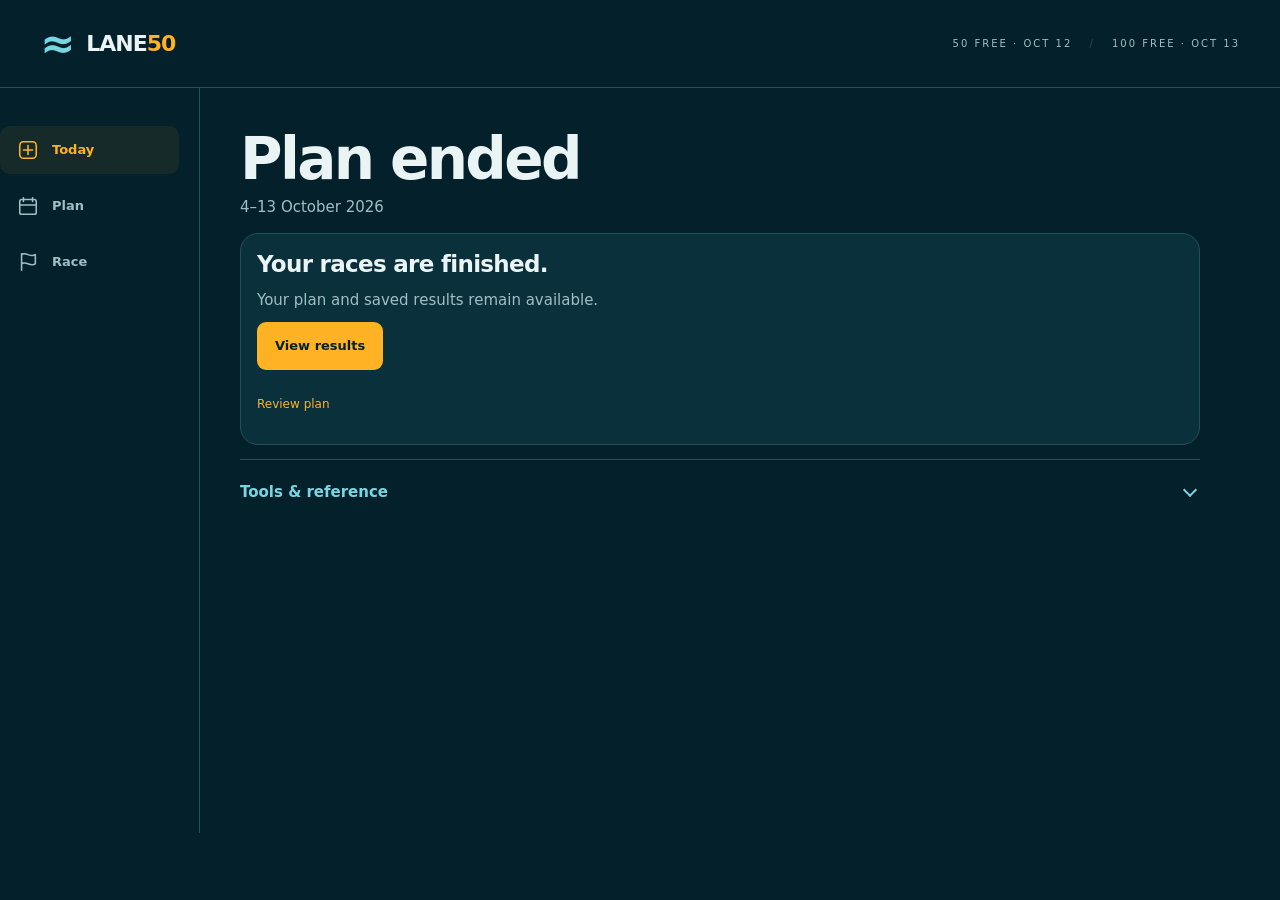
<file: index.html>
<!doctype html>
<html lang="en"><head><meta charset="utf-8"><meta name="viewport" content="width=device-width, initial-scale=1, viewport-fit=cover"><meta name="theme-color" content="#04202a"><meta name="description" content="Your final October 4–13 taper: AM swim, optional PM, mobility and race preparation."><title>Today · Lane 50</title><link rel="stylesheet" href="assets/styles.css"><link rel="stylesheet" href="assets/preparation.css"><link rel="stylesheet" href="assets/pool.css"><link rel="manifest" href="manifest.webmanifest"><link rel="apple-touch-icon" href="assets/icon-192.png"><script src="assets/data.js" defer></script><script src="assets/navigation.js" defer></script><script src="assets/tempo-core.js" defer></script><script src="assets/storage.js" defer></script><script src="assets/app.js" defer></script><script src="assets/settings.js" defer></script><script src="assets/offline.js" defer></script></head>
<body data-page="overview"><a class="skip-link" href="#main">Skip to content</a><header class="site-header"><a class="brand" href="index.html" aria-label="Lane 50 today"><span class="brand-mark" aria-hidden="true">≈</span> LANE<span>50</span></a><span class="meet-label">50 FREE · OCT 12 <span>/</span> 100 FREE · OCT 13</span></header><div class="layout"><nav class="navigation" aria-label="Main navigation" id="navigation"></nav><main id="main" tabindex="-1"><noscript><h1>Competition preparation</h1><p>Enable JavaScript to use your sessions, or <a href="SWIMMING-PLAN.md">read the full swimming plan</a>.</p></noscript></main></div><div id="toast" class="toast" role="status" aria-live="polite"></div></body></html>
</file>
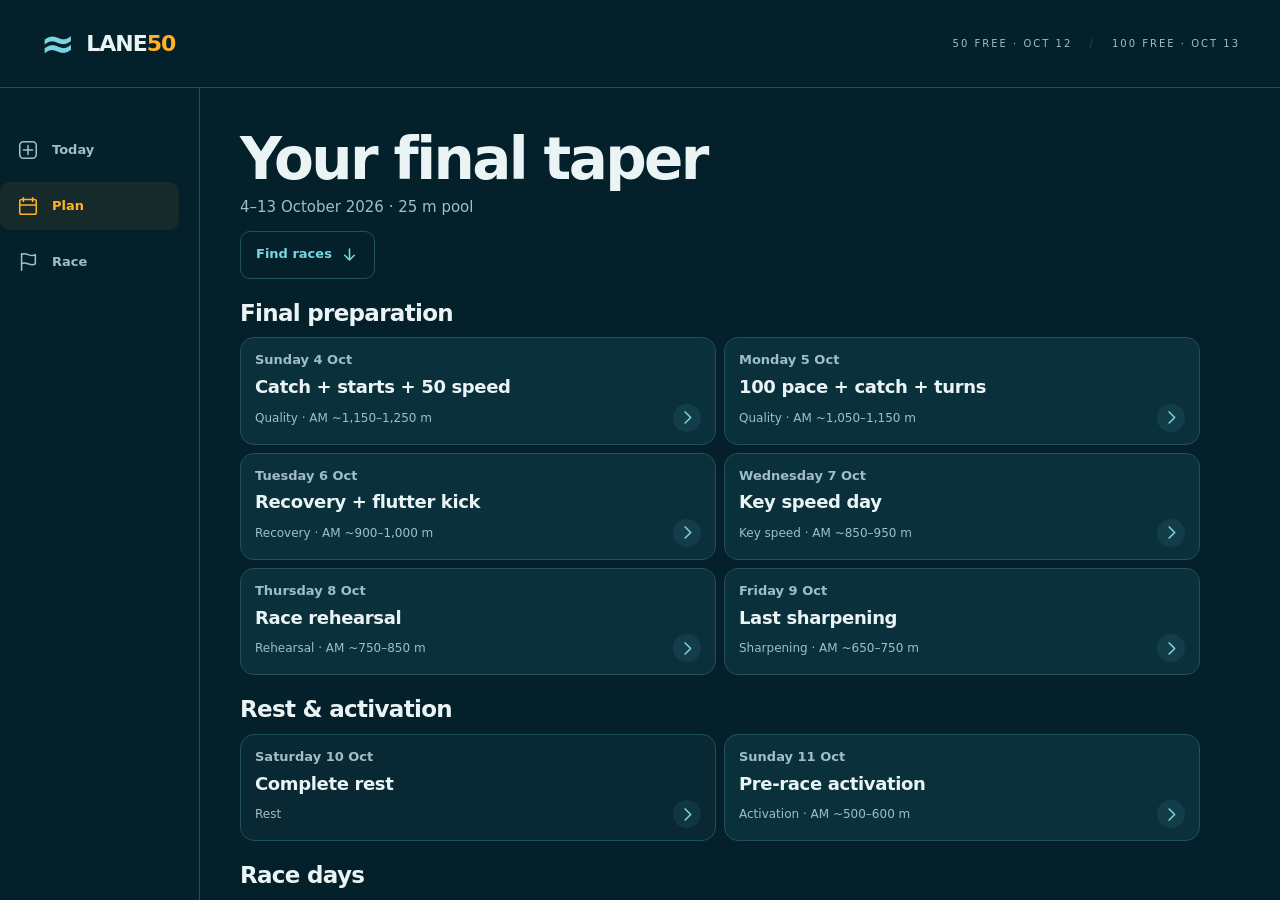
<file: drills.html>
<!doctype html><html lang="en"><meta charset="utf-8"><meta name="viewport" content="width=device-width, initial-scale=1"><meta http-equiv="refresh" content="0;url=plan.html"><title>Current competition plan</title><p><a href="plan.html">Open your competition preparation</a></p></html>
</file>
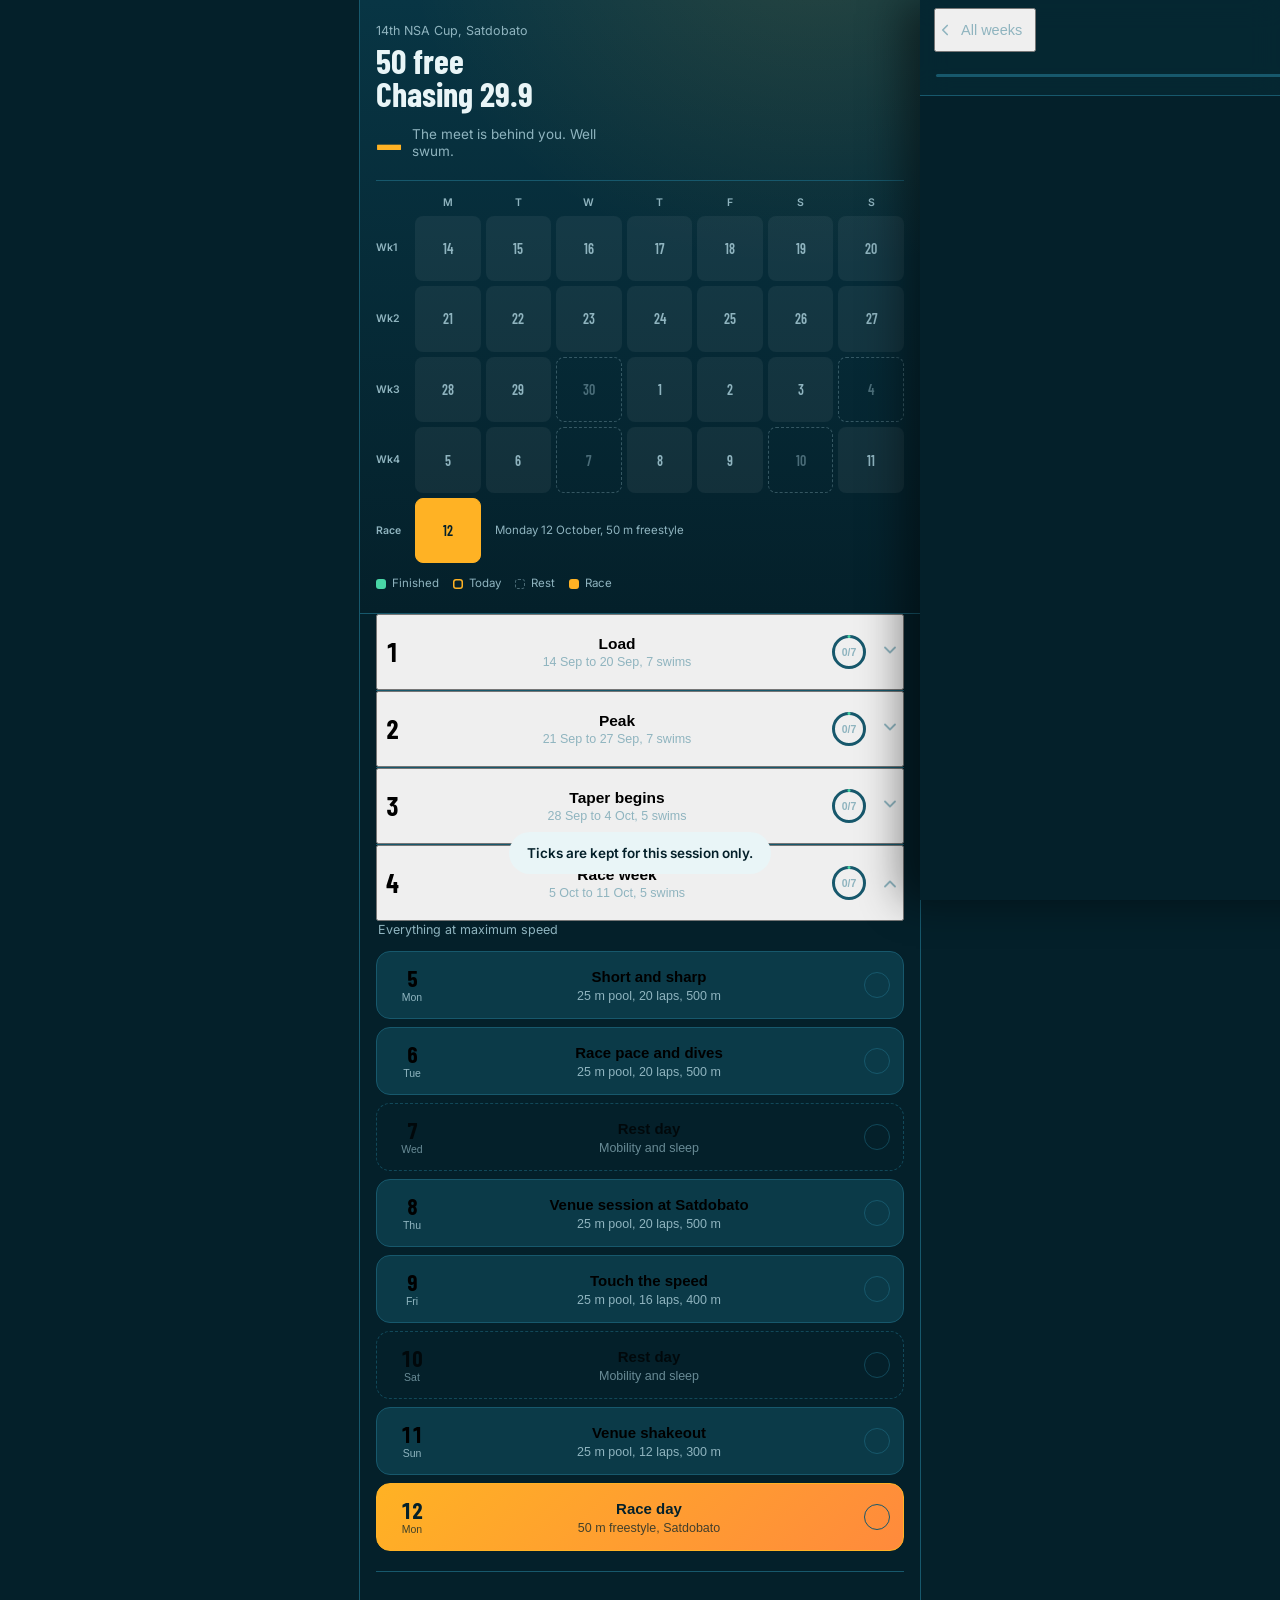
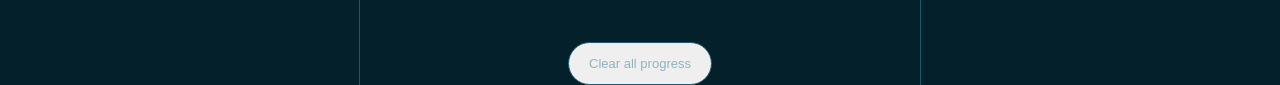
<file: lane4-training-plan.html>
<!doctype html>
<html lang="en">
  <head>
    <meta charset="utf-8" />
    <meta
      name="viewport"
      content="width=device-width, initial-scale=1, viewport-fit=cover"
    />
    <meta name="theme-color" content="#04202A" />
    <title>50 free — NSA Cup</title>
    <link rel="preconnect" href="https://fonts.googleapis.com" />
    <link rel="preconnect" href="https://fonts.gstatic.com" crossorigin />
    <link
      href="https://fonts.googleapis.com/css2?family=Barlow+Condensed:wght@600;700&family=Inter:wght@400;500;600&display=swap"
      rel="stylesheet"
    />
    <style>
      :root {
        --deep: #04202a;
        --card: #0b3a48;
        --card-2: #0f4658;
        --line: #17586c;
        --foam: #e9f5f7;
        --mute: #8fb4bf;
        --amber: #ffb224;
        --signal: #ff6a45;
        --cyan: #6fd0e0;
        --ok: #49d6a6;
        --pad: 16px;
        --r: 14px;
        --sat: env(safe-area-inset-top, 0px);
        --sab: env(safe-area-inset-bottom, 0px);
        --ui:
          "Inter", -apple-system, BlinkMacSystemFont, "Segoe UI", Roboto,
          sans-serif;
        --disp: "Barlow Condensed", "Oswald", Impact, sans-serif;
      }
      * {
        box-sizing: border-box;
        -webkit-tap-highlight-color: transparent;
      }
      html,
      body {
        margin: 0;
        padding: 0;
        overflow-x: hidden;
      }
      body {
        background: var(--deep);
        color: var(--foam);
        font-family: var(--ui);
        font-size: 15px;
        line-height: 1.5;
        -webkit-font-smoothing: antialiased;
        overscroll-behavior-y: contain;
      }
      ~ button {
        font-family: inherit;
        color: inherit;
        border: 0;
        background: none;
        cursor: pointer;
        text-align: left;
      }
      :focus-visible {
        outline: 2px solid var(--amber);
        outline-offset: 2px;
        border-radius: 8px;
      }

      #home {
        min-height: 100vh;
      }
      body.locked {
        overflow: hidden;
        position: fixed;
        width: 100%;
      }
      #detail {
        position: fixed;
        inset: 0;
        z-index: 20;
        background: var(--deep);
        overflow-y: auto;
        overflow-x: hidden;
        -webkit-overflow-scrolling: touch;
        overscroll-behavior: contain;
        transform: translateX(100%);
        transition: transform 0.28s cubic-bezier(0.32, 0.72, 0, 1);
        box-shadow: -18px 0 40px rgba(0, 0, 0, 0.45);
      }
      #detail.open {
        transform: translateX(0);
      }
      @media (prefers-reduced-motion: reduce) {
        #detail {
          transition: none;
        }
      }

      /* ---------- hero ---------- */
      .hero {
        padding: calc(var(--sat) + 22px) var(--pad) 20px;
        background:
          radial-gradient(
            120% 90% at 82% -12%,
            rgba(255, 178, 36, 0.13),
            transparent 62%
          ),
          linear-gradient(180deg, #083544 0%, var(--deep) 100%);
        border-bottom: 1px solid var(--line);
      }
      .kicker {
        font-size: 12.5px;
        color: var(--mute);
        margin: 0 0 3px;
      }
      .hero h1 {
        font-family: var(--disp);
        font-weight: 700;
        font-size: 34px;
        line-height: 0.98;
        margin: 0 0 14px;
      }
      .countdown {
        display: flex;
        align-items: center;
        gap: 10px;
        margin: 0 0 18px;
      }
      .countdown b {
        font-family: var(--disp);
        font-weight: 700;
        font-size: 44px;
        line-height: 0.85;
        color: var(--amber);
        font-variant-numeric: tabular-nums;
      }
      .countdown span {
        font-size: 13.5px;
        color: var(--mute);
        max-width: 190px;
        line-height: 1.3;
      }

      .grid-wrap {
        border-top: 1px solid var(--line);
        padding-top: 14px;
      }
      .dowrow,
      .wkrow {
        display: flex;
        gap: 5px;
        margin-bottom: 5px;
        align-items: stretch;
      }
      .dowrow i {
        font-style: normal;
        font-size: 10.5px;
        color: var(--mute);
        text-align: center;
        font-weight: 600;
        flex: 1 1 0;
        min-width: 0;
      }
      .dowrow i:first-child,
      .wklab {
        flex: 0 0 34px;
        width: 34px;
      }
      .wklab {
        font-size: 10.5px;
        color: var(--mute);
        display: flex;
        align-items: center;
        font-weight: 600;
      }
      .dot {
        flex: 1 1 0;
        min-width: 0;
        aspect-ratio: 1/1;
        min-height: 34px;
        border-radius: 8px;
        background: rgba(255, 255, 255, 0.055);
        border: 1px solid transparent;
        display: flex;
        align-items: center;
        justify-content: center;
        padding: 0;
        font-family: var(--disp);
        font-size: 14px;
        font-weight: 600;
        color: var(--mute);
      }
      .dot.rest {
        background: transparent;
        border: 1px dashed rgba(143, 180, 191, 0.35);
        color: rgba(143, 180, 191, 0.5);
      }
      .dot.part {
        background: rgba(73, 214, 166, 0.22);
        color: var(--ok);
      }
      .dot.done {
        background: var(--ok);
        color: #04202a;
        border-color: var(--ok);
      }
      .dot.today {
        border-color: var(--amber);
        color: var(--amber);
        box-shadow: inset 0 0 0 1px var(--amber);
      }
      .dot.today.done {
        color: #04202a;
      }
      .dot.race {
        background: var(--amber);
        color: #04202a;
        border-color: var(--amber);
        flex: 0 0 auto;
        width: calc((100% - 69px) / 7);
      }
      .racecap {
        flex: 1 1 auto;
        display: flex;
        align-items: center;
        font-size: 11.5px;
        color: var(--mute);
        padding-left: 9px;
      }
      .legend {
        display: flex;
        gap: 14px;
        flex-wrap: wrap;
        margin-top: 12px;
        font-size: 11.5px;
        color: var(--mute);
      }
      .legend i {
        font-style: normal;
        display: inline-flex;
        align-items: center;
        gap: 6px;
      }
      .sw {
        width: 10px;
        height: 10px;
        border-radius: 3px;
        display: inline-block;
      }

      /* ---------- weeks ---------- */
      main {
        padding: 0 var(--pad) calc(var(--sab) + 44px);
      }
      .week {
        border-bottom: 1px solid var(--line);
      }
      .wkhead {
        width: 100%;
        display: flex;
        align-items: center;
        gap: 12px;
        padding: 17px 2px;
        min-height: 62px;
      }
      .wkhead .idx {
        font-family: var(--disp);
        font-weight: 700;
        font-size: 26px;
        line-height: 1;
        width: 24px;
        flex: none;
        font-variant-numeric: tabular-nums;
      }
      .wkhead .meta {
        flex: 1;
        min-width: 0;
      }
      .wkhead .meta b {
        display: block;
        font-size: 15.5px;
        font-weight: 600;
      }
      .wkhead .meta em {
        display: block;
        font-style: normal;
        font-size: 12.5px;
        color: var(--mute);
        margin-top: 2px;
      }
      .ring {
        width: 38px;
        height: 38px;
        flex: none;
        position: relative;
      }
      .ring svg {
        transform: rotate(-90deg);
        display: block;
      }
      .ring span {
        position: absolute;
        inset: 0;
        display: flex;
        align-items: center;
        justify-content: center;
        font-size: 10.5px;
        font-weight: 600;
        color: var(--mute);
        font-variant-numeric: tabular-nums;
      }
      .chev {
        width: 20px;
        flex: none;
        color: var(--mute);
        transition: transform 0.25s;
      }
      .week.open .chev {
        transform: rotate(180deg);
      }
      .wkbody {
        display: none;
        padding: 0 0 12px;
      }
      .week.open .wkbody {
        display: block;
      }
      .wkcap {
        margin: 0 2px 12px;
        font-size: 12.5px;
        color: var(--mute);
      }

      .daycard {
        width: 100%;
        display: flex;
        align-items: center;
        gap: 13px;
        background: var(--card);
        border: 1px solid var(--line);
        border-radius: var(--r);
        padding: 13px;
        margin-bottom: 8px;
        min-height: 68px;
      }
      .daycard:active {
        background: var(--card-2);
      }
      .daycard.restday {
        background: transparent;
        border-style: dashed;
        opacity: 0.72;
      }
      .daycard.raceday {
        background: linear-gradient(135deg, #ffb224, #ff8a3c);
        border-color: var(--amber);
        color: #04202a;
      }
      .daycard.istoday {
        border-color: var(--amber);
      }
      .dstamp {
        width: 44px;
        flex: none;
        text-align: center;
      }
      .dstamp b {
        display: block;
        font-family: var(--disp);
        font-weight: 700;
        font-size: 22px;
        line-height: 1;
        font-variant-numeric: tabular-nums;
      }
      .dstamp em {
        display: block;
        font-style: normal;
        font-size: 10.5px;
        color: var(--mute);
        margin-top: 2px;
      }
      .raceday .dstamp em,
      .raceday .dinfo em {
        color: rgba(4, 32, 42, 0.75);
      }
      .dinfo {
        flex: 1;
        min-width: 0;
      }
      .dinfo b {
        display: block;
        font-size: 15px;
        font-weight: 600;
        line-height: 1.25;
      }
      .dinfo em {
        display: block;
        font-style: normal;
        font-size: 12.5px;
        color: var(--mute);
        margin-top: 3px;
      }
      .dtick {
        width: 26px;
        height: 26px;
        flex: none;
        border-radius: 50%;
        border: 1.5px solid var(--line);
        display: flex;
        align-items: center;
        justify-content: center;
      }
      .dtick.on {
        background: var(--ok);
        border-color: var(--ok);
        color: #04202a;
      }
      .dtick svg {
        width: 14px;
        height: 14px;
      }
      .dtick:not(.on) svg {
        display: none;
      }
      .reset {
        display: block;
        margin: 26px auto 0;
        font-size: 13px;
        color: var(--mute);
        padding: 13px 20px;
        border: 1px solid var(--line);
        border-radius: 999px;
        text-align: center;
      }

      /* ---------- detail ---------- */
      .dhead {
        position: sticky;
        top: 0;
        z-index: 5;
        padding: calc(var(--sat) + 8px) var(--pad) 12px;
        background: rgba(6, 40, 50, 0.94);
        backdrop-filter: blur(14px);
        -webkit-backdrop-filter: blur(14px);
        border-bottom: 1px solid var(--line);
      }
      .backbtn {
        display: inline-flex;
        align-items: center;
        gap: 7px;
        font-size: 14.5px;
        color: var(--mute);
        padding: 10px 12px 10px 0;
        margin-left: -2px;
        min-height: 44px;
      }
      .dhead h2 {
        font-family: var(--disp);
        font-weight: 700;
        font-size: 27px;
        line-height: 1.02;
        margin: 0 0 9px;
      }
      .chips {
        display: flex;
        gap: 6px;
        flex-wrap: wrap;
      }
      .chip {
        font-size: 11.5px;
        color: var(--mute);
        border: 1px solid var(--line);
        border-radius: 7px;
        padding: 3px 8px;
        font-variant-numeric: tabular-nums;
      }
      .chip.hot {
        color: var(--amber);
        border-color: rgba(255, 178, 36, 0.45);
      }
      .bar {
        height: 3px;
        background: var(--line);
        border-radius: 2px;
        margin-top: 13px;
        overflow: hidden;
      }
      .bar i {
        display: block;
        height: 100%;
        width: 0;
        background: var(--ok);
        transition: width 0.3s;
      }
      .barlab {
        font-size: 11.5px;
        color: var(--mute);
        margin-top: 6px;
      }

      .dbody {
        padding: 18px var(--pad) calc(var(--sab) + 48px);
      }
      .note {
        border-left: 3px solid var(--amber);
        background: rgba(255, 178, 36, 0.08);
        padding: 12px 14px;
        border-radius: 0 var(--r) var(--r) 0;
        font-size: 13.5px;
        color: #f2e5cb;
        line-height: 1.5;
        margin-bottom: 16px;
      }
      .hint {
        font-size: 12.5px;
        color: var(--mute);
        margin: 0 2px 10px;
      }

      /* the whole card is the tap target */
      .block {
        display: flex;
        width: 100%;
        gap: 12px;
        align-items: flex-start;
        background: var(--card);
        border: 1px solid var(--line);
        border-left: 4px solid var(--mute);
        border-radius: var(--r);
        padding: 14px 13px;
        margin-bottom: 9px;
        transition:
          background 0.12s,
          opacity 0.15s;
      }
      .block:active {
        background: var(--card-2);
      }
      .block[data-k="tech"] {
        border-left-color: var(--cyan);
      }
      .block[data-k="skill"] {
        border-left-color: var(--amber);
      }
      .block[data-k="pace"] {
        border-left-color: var(--foam);
      }
      .block[data-k="max"] {
        border-left-color: var(--signal);
      }
      .block.done {
        opacity: 0.5;
      }
      .block.done .btitle {
        text-decoration: line-through;
      }

      .bnum {
        flex: 0 0 42px;
        text-align: center;
        font-family: var(--disp);
        font-weight: 700;
        line-height: 1;
        color: var(--mute);
        font-variant-numeric: tabular-nums;
        padding-top: 1px;
      }
      .bnum b {
        display: block;
        font-size: 26px;
      }
      .bnum em {
        display: block;
        font-style: normal;
        font-size: 9.5px;
        color: var(--mute);
        margin-top: 3px;
      }
      .block[data-k="tech"] .bnum {
        color: var(--cyan);
      }
      .block[data-k="skill"] .bnum {
        color: var(--amber);
      }
      .block[data-k="pace"] .bnum {
        color: var(--foam);
      }
      .block[data-k="max"] .bnum {
        color: var(--signal);
      }

      .bmain {
        flex: 1;
        min-width: 0;
      }
      .btitle {
        display: inline;
        font-size: 15.5px;
        font-weight: 600;
      }
      .tag {
        display: inline-block;
        font-size: 10.5px;
        font-weight: 600;
        padding: 2px 7px;
        border-radius: 6px;
        margin-left: 7px;
        vertical-align: 2px;
        font-style: normal;
        border: 1px solid currentColor;
        white-space: nowrap;
      }
      .tag.easy {
        color: var(--mute);
      }
      .tag.tech {
        color: var(--cyan);
      }
      .tag.skill {
        color: var(--amber);
      }
      .tag.pace {
        color: var(--foam);
      }
      .tag.max {
        color: var(--signal);
      }
      .bdesc {
        display: block;
        margin-top: 6px;
        font-size: 13.5px;
        color: #c7dfe4;
        line-height: 1.45;
      }
      .btarget {
        display: block;
        margin-top: 8px;
        font-size: 12.5px;
        color: var(--mute);
      }

      .bcheck {
        flex: 0 0 30px;
        height: 30px;
        border-radius: 50%;
        border: 1.5px solid var(--line);
        display: flex;
        align-items: center;
        justify-content: center;
        margin-top: 2px;
      }
      .bcheck svg {
        width: 16px;
        height: 16px;
        display: none;
        color: #04202a;
      }
      .block.done .bcheck {
        background: var(--ok);
        border-color: var(--ok);
      }
      .block.done .bcheck svg {
        display: block;
      }

      .allbtn {
        display: block;
        width: 100%;
        margin-top: 14px;
        padding: 15px;
        border: 1px solid var(--line);
        border-radius: var(--r);
        font-size: 14px;
        color: var(--mute);
        text-align: center;
        min-height: 52px;
      }

      .toast {
        position: fixed;
        left: 50%;
        bottom: calc(var(--sab) + 26px);
        transform: translateX(-50%) translateY(14px);
        background: var(--foam);
        color: #04202a;
        font-size: 13.5px;
        font-weight: 600;
        padding: 11px 18px;
        border-radius: 999px;
        z-index: 60;
        opacity: 0;
        pointer-events: none;
        transition:
          opacity 0.2s,
          transform 0.2s;
      }
      .toast.show {
        opacity: 1;
        transform: translateX(-50%) translateY(0);
      }

      @media (min-width: 620px) {
        body {
          max-width: 560px;
          margin: 0 auto;
          box-shadow: 0 0 0 1px var(--line);
        }
        #detail {
          left: 50%;
          width: 100%;
          max-width: 560px;
          transform: translateX(-50%) translateX(100%);
        }
        #detail.open {
          transform: translateX(-50%);
        }
      }
    </style>
  </head>
  <body>
    <div id="home">
      <header class="hero">
        <p class="kicker">14th NSA Cup, Satdobato</p>
        <h1>50 free<br />Chasing 29.9</h1>
        <div class="countdown">
          <b id="cd">28</b
          ><span id="cdlab">days of training left before race day</span>
        </div>
        <div class="grid-wrap">
          <div class="dowrow">
            <i></i><i>M</i><i>T</i><i>W</i><i>T</i><i>F</i><i>S</i><i>S</i>
          </div>
          <div id="cal"></div>
          <div class="legend">
            <i
              ><span class="sw" style="background: var(--ok)"></span>Finished</i
            >
            <i
              ><span
                class="sw"
                style="box-shadow: inset 0 0 0 1.5px var(--amber)"
              ></span
              >Today</i
            >
            <i
              ><span
                class="sw"
                style="border: 1px dashed rgba(143, 180, 191, 0.5)"
              ></span
              >Rest</i
            >
            <i><span class="sw" style="background: var(--amber)"></span>Race</i>
          </div>
        </div>
      </header>
      <main id="weeks"></main>
      <button class="reset" id="resetBtn">Clear all progress</button>
    </div>

    <div id="detail" aria-hidden="true">
      <div class="dhead">
        <button class="backbtn" id="back">
          <svg
            width="18"
            height="18"
            viewBox="0 0 24 24"
            fill="none"
            stroke="currentColor"
            stroke-width="2.2"
            stroke-linecap="round"
            stroke-linejoin="round"
          >
            <path d="M15 18l-6-6 6-6" />
          </svg>
          All weeks
        </button>
        <h2 id="dTitle"></h2>
        <div class="chips" id="dChips"></div>
        <div class="bar"><i id="dBar"></i></div>
        <div class="barlab" id="dBarLab"></div>
      </div>
      <div class="dbody" id="dBody"></div>
    </div>

    <div class="toast" id="toast"></div>

    <script>
      /* ============================ DATA ============================ */
      function b(n, t, d, r, k) {
        return { n: n, t: t, d: d, r: r || "", k: k || "easy" };
      }
      function assign(a, b2) {
        var o = {},
          k;
        for (k in a) {
          if (a.hasOwnProperty(k)) o[k] = a[k];
        }
        for (k in b2) {
          if (b2.hasOwnProperty(k)) o[k] = b2[k];
        }
        return o;
      }
      function findBy(arr, fn) {
        for (var i = 0; i < arr.length; i++) {
          if (fn(arr[i])) return arr[i];
        }
        return null;
      }

      var BASE = [
        {
          dow: "Mon",
          title: "Maximum speed and turns",
          pool: "25 m",
          laps: 40,
          dist: "1,000 m",
          blocks: [
            b(
              10,
              "Warm-up",
              "4 easy free, 2 free with 5 dolphin kicks off each wall, 2 board kick easy, 2 build to 80%",
              "Continuous",
              "easy",
            ),
            b(
              6,
              "Kick on board",
              "6 × 25 flutter kick, fast",
              "30 s rest. Hold 22–25 s",
              "tech",
            ),
            b(
              4,
              "Fist swimming",
              "4 × 25, feel the pressure on your forearm",
              "20 s rest",
              "tech",
            ),
            b(
              "8 min",
              "Turn block",
              "8 to 10 reps. Swim in from 10 m, flip, 5 dolphin kicks, breakout, 5 strokes.",
              "Full rest. Quality only",
              "skill",
            ),
            b(
              14,
              "Main set",
              "7 × (25 maximum from push + 25 easy back)",
              "2:00 cycle. Target 14.5",
              "max",
            ),
            b(6, "Cool-down", "6 easy, long relaxed strokes", "", "easy"),
          ],
        },

        {
          dow: "Tue",
          title: "Race pace and dolphin kick",
          pool: "25 m",
          laps: 40,
          dist: "1,000 m",
          blocks: [
            b(10, "Warm-up", "4 easy, 4 build, 2 kick", "Continuous", "easy"),
            b(
              6,
              "Pull buoy",
              "6 × 25 with buoy, high arm tempo",
              "30 s rest",
              "tech",
            ),
            b(
              4,
              "Fist swimming",
              "2 fist, 2 open hand. Feel the difference in grip",
              "20 s rest",
              "tech",
            ),
            b(
              "8 min",
              "Vertical dolphin kick",
              "Deep corner. 10 s hard, 20 s easy. Week 1: 8 reps. Week 2: 10 reps.",
              "Hands on chest or above head",
              "skill",
            ),
            b(
              14,
              "Main set",
              "10 × 25 at race pace on 1:00, then 4 easy",
              "Hold 14.5–15.0 every rep",
              "pace",
            ),
            b(6, "Cool-down", "6 easy", "", "easy"),
          ],
        },

        {
          dow: "Wed",
          title: "Recovery and breakouts",
          pool: "25 m",
          laps: 40,
          dist: "1,000 m",
          blocks: [
            b(
              10,
              "Warm-up",
              "Easy freestyle and backstroke mixed",
              "Continuous",
              "easy",
            ),
            b(
              6,
              "Board kick",
              "6 × 25 moderate, ankles loose and relaxed",
              "20 s rest",
              "tech",
            ),
            b(
              6,
              "Pull buoy",
              "6 × 25 breathing every 3, 5, 7, changing every 2 laps",
              "20 s rest",
              "tech",
            ),
            b(6, "Fist and catch", "3 fist, 3 open hand", "20 s rest", "tech"),
            b(
              "10 min",
              "Breakout block",
              "25s of freestyle arms with dolphin kick, fins first. The last dolphin kick has to fire into your first arm pull. Never tack a flutter kick onto the end of the underwater.",
              "No clock. Repeat until the timing is automatic",
              "skill",
            ),
            b(
              6,
              "Main set",
              "3 × (25 build to fast + 25 easy)",
              "1:30 cycle",
              "pace",
            ),
            b(6, "Cool-down", "6 easy", "", "easy"),
          ],
        },

        {
          dow: "Thu",
          title: "Speed endurance",
          pool: "25 m",
          laps: 40,
          dist: "1,000 m",
          blocks: [
            b(10, "Warm-up", "4 easy, 4 build, 2 kick", "Continuous", "easy"),
            b(
              6,
              "Pull buoy",
              "6 × 25 sprint arms only, maximum tempo",
              "40 s rest",
              "tech",
            ),
            b(
              4,
              "Board kick",
              "4 × 25 fast, descending 1 to 4",
              "30 s rest",
              "tech",
            ),
            b(
              "6 min",
              "15 m underwater",
              "4 × 15 m dolphin kick, timed. Write down the time and the kick count.",
              "1:30 rest",
              "skill",
            ),
            b(
              14,
              "Main set",
              "4 × 50 all out from push, then 3 × (25 fast + 25 easy)",
              "50s on 3:00, 25s on 2:00. This one hurts",
              "max",
            ),
            b(6, "Cool-down", "6 easy", "", "easy"),
          ],
        },

        {
          dow: "Fri",
          title: "Race simulation",
          pool: "25 m",
          laps: 40,
          dist: "1,000 m",
          blocks: [
            b(10, "Warm-up", "4 easy, 4 build, 2 kick", "Continuous", "easy"),
            b(
              8,
              "Buoy and fist",
              "4 with pull buoy at tempo, 4 fist",
              "25 s rest",
              "tech",
            ),
            b(
              "6 min",
              "Start block",
              "6 push starts with a perfect breakout. Stop at 15 m, do not swim past it.",
              "Full rest between reps",
              "skill",
            ),
            b(
              16,
              "Main set",
              "2 × 50 maximum with full race execution, 4 × 25 maximum, 8 easy spread between them",
              "50s on 5:00, 25s on 2:00. Time every one",
              "max",
            ),
            b(6, "Cool-down", "6 easy", "", "easy"),
          ],
        },

        {
          dow: "Sat",
          title: "Starts and underwaters",
          pool: "50 m",
          laps: 20,
          dist: "1,000 m",
          blocks: [
            b(4, "Warm-up", "2 easy, 2 build", "Continuous", "easy"),
            b(
              4,
              "Kick and pull",
              "2 × 50 board kick fast, 2 × 50 pull buoy at tempo",
              "40 s rest",
              "tech",
            ),
            b(
              "15 min",
              "Dive block",
              "10 to 12 dives. Entry, 5 or 6 dolphin kicks, breakout, 6 strokes at maximum. Time to 15 m on the last four.",
              "Full rest between every dive",
              "skill",
            ),
            b(
              8,
              "Main set",
              "4 × 50 from the blocks, all out",
              "5:00. Treat each one as an actual race",
              "max",
            ),
            b(4, "Cool-down", "4 easy", "", "easy"),
          ],
          note: "Your only session all week on the blocks. Protect the dive block and do not let fatigue eat into it.",
        },

        {
          dow: "Sun",
          title: "Skill polish, light",
          pool: "50 m",
          laps: 16,
          dist: "800 m",
          blocks: [
            b(4, "Warm-up", "Easy freestyle", "Continuous", "easy"),
            b(
              4,
              "Dolphin kick",
              "200 as 50 on back, 50 on front, alternating",
              "30 s rest",
              "tech",
            ),
            b(
              4,
              "Main set",
              "4 × 50 building to maximum on the last 25",
              "3:00",
              "pace",
            ),
            b(4, "Cool-down", "4 easy", "", "easy"),
          ],
          note: "If you are beaten up, take today off completely. Rest is part of the plan, not a failure of it.",
        },
      ];

      function REST_DAY(dow, msg) {
        return {
          dow: dow,
          title: "Rest day",
          pool: "—",
          laps: 0,
          dist: "—",
          rest: 1,
          note: msg,
          blocks: [
            b(
              0,
              "Stay out of the water",
              "Easy mobility if you feel stiff — ankles, lats, hips. Sleep is the session today.",
              "",
              "easy",
            ),
          ],
        };
      }

      var W3 = [
        {
          dow: "Mon",
          title: "Maximum speed and turns",
          pool: "25 m",
          laps: 28,
          dist: "700 m",
          blocks: [
            b(
              8,
              "Warm-up",
              "4 easy, 2 with dolphin kicks off the wall, 2 build",
              "Continuous",
              "easy",
            ),
            b(
              4,
              "Kick on board",
              "4 × 25 flutter kick, fast",
              "30 s rest",
              "tech",
            ),
            b(2, "Fist swimming", "2 × 25", "20 s rest", "tech"),
            b(
              "6 min",
              "Turn block",
              "6 reps. In from 10 m, flip, 5 dolphin kicks, breakout, 5 strokes.",
              "Full rest",
              "skill",
            ),
            b(
              10,
              "Main set",
              "5 × (25 maximum from push + 25 easy back)",
              "2:00 cycle. Target 14.5",
              "max",
            ),
            b(4, "Cool-down", "4 easy", "", "easy"),
          ],
        },
        {
          dow: "Tue",
          title: "Race pace",
          pool: "25 m",
          laps: 28,
          dist: "700 m",
          blocks: [
            b(8, "Warm-up", "4 easy, 4 build", "Continuous", "easy"),
            b(4, "Pull buoy", "4 × 25 high arm tempo", "30 s rest", "tech"),
            b(2, "Fist swimming", "1 fist, 1 open hand", "20 s rest", "tech"),
            b(
              "6 min",
              "Vertical dolphin kick",
              "10 s hard, 20 s easy. 8 reps.",
              "Deep corner",
              "skill",
            ),
            b(
              10,
              "Main set",
              "7 × 25 at race pace on 1:00, then 3 easy",
              "Hold 14.5–15.0",
              "pace",
            ),
            b(4, "Cool-down", "4 easy", "", "easy"),
          ],
        },
        REST_DAY(
          "Wed",
          "Taper week. You will feel flat and heavy in the water — that is the taper working. Do not add volume back.",
        ),
        {
          dow: "Thu",
          title: "Speed endurance, trimmed",
          pool: "25 m",
          laps: 28,
          dist: "700 m",
          blocks: [
            b(8, "Warm-up", "4 easy, 4 build", "Continuous", "easy"),
            b(4, "Pull buoy", "4 × 25 sprint arms only", "40 s rest", "tech"),
            b(2, "Board kick", "2 × 25 fast", "30 s rest", "tech"),
            b(
              "4 min",
              "15 m underwater",
              "3 × 15 m dolphin kick, timed",
              "1:30 rest",
              "skill",
            ),
            b(
              10,
              "Main set",
              "3 × 50 all out from push, then 2 × (25 fast + 25 easy)",
              "50s on 3:00",
              "max",
            ),
            b(4, "Cool-down", "4 easy", "", "easy"),
          ],
        },
        {
          dow: "Fri",
          title: "Race simulation",
          pool: "25 m",
          laps: 28,
          dist: "700 m",
          blocks: [
            b(8, "Warm-up", "4 easy, 4 build", "Continuous", "easy"),
            b(
              4,
              "Buoy and fist",
              "2 buoy at tempo, 2 fist",
              "25 s rest",
              "tech",
            ),
            b(
              "5 min",
              "Start block",
              "5 push starts with a perfect breakout, stop at 15 m",
              "Full rest",
              "skill",
            ),
            b(
              12,
              "Main set",
              "2 × 50 maximum, 2 × 25 maximum, 6 easy between",
              "50s on 5:00, 25s on 2:00",
              "max",
            ),
            b(4, "Cool-down", "4 easy", "", "easy"),
          ],
        },
        {
          dow: "Sat",
          title: "Starts and underwaters",
          pool: "50 m",
          laps: 14,
          dist: "700 m",
          blocks: [
            b(4, "Warm-up", "2 easy, 2 build", "Continuous", "easy"),
            b(
              2,
              "Kick and pull",
              "1 × 50 kick fast, 1 × 50 pull at tempo",
              "40 s rest",
              "tech",
            ),
            b(
              "12 min",
              "Dive block",
              "8 dives. Entry, 5 or 6 dolphin kicks, breakout, 6 strokes. Time to 15 m on the last three.",
              "Full rest",
              "skill",
            ),
            b(6, "Main set", "3 × 50 from the blocks, all out", "5:00", "max"),
            b(2, "Cool-down", "2 easy", "", "easy"),
          ],
        },
        REST_DAY("Sun", "Full rest. Nothing in the pool, nothing in the gym."),
      ];

      var W4 = [
        {
          dow: "Mon",
          title: "Short and sharp",
          pool: "25 m",
          laps: 20,
          dist: "500 m",
          blocks: [
            b(6, "Warm-up", "4 easy, 2 build", "Continuous", "easy"),
            b(
              12,
              "Main set",
              "6 × (25 maximum + 25 easy back)",
              "2:30 rest. Every one has to be fast",
              "max",
            ),
            b(2, "Cool-down", "2 easy", "", "easy"),
          ],
        },
        {
          dow: "Tue",
          title: "Race pace and dives",
          pool: "25 m",
          laps: 20,
          dist: "500 m",
          blocks: [
            b(8, "Warm-up", "4 easy, 4 build", "Continuous", "easy"),
            b(
              8,
              "Main set",
              "4 × 25 at race pace, 4 easy between",
              "1:30 rest",
              "pace",
            ),
            b(
              4,
              "Dives",
              "4 starts with a perfect breakout. Stop at 15 m.",
              "Full rest",
              "skill",
            ),
          ],
        },
        REST_DAY("Wed", "Rest. Sleep is the session today."),
        {
          dow: "Thu",
          title: "Venue session at Satdobato",
          pool: "25 m",
          laps: 20,
          dist: "500 m",
          blocks: [
            b(8, "Warm-up", "4 easy, 4 build", "Continuous", "easy"),
            b(
              "8 min",
              "Walls and light",
              "Swim the turn from both ends. Look at the backstroke flags, the lane ropes, the light on the water. Find your breathing spots.",
              "Full rest",
              "skill",
            ),
            b(
              4,
              "Main set",
              "2 × 50 from the blocks at 95 percent",
              "5:00",
              "pace",
            ),
            b(8, "Cool-down", "8 easy", "", "easy"),
          ],
          note: "Today is about familiarity, not fitness. Race the clock on Monday, not on Thursday.",
        },
        {
          dow: "Fri",
          title: "Touch the speed",
          pool: "25 m",
          laps: 16,
          dist: "400 m",
          blocks: [
            b(6, "Warm-up", "4 easy, 2 build", "Continuous", "easy"),
            b(
              8,
              "Main set",
              "4 × 25 maximum, 4 easy between",
              "Long rest, 2:30",
              "max",
            ),
            b(2, "Cool-down", "2 easy", "", "easy"),
          ],
          note: "Nothing else. Get out while you still want more.",
        },
        REST_DAY(
          "Sat",
          "Rest, or 12 laps easy to loosen off if you feel stiff. Nothing harder.",
        ),
        {
          dow: "Sun",
          title: "Venue shakeout",
          pool: "25 m",
          laps: 12,
          dist: "300 m",
          blocks: [
            b(6, "Warm-up", "4 easy, 2 build", "Continuous", "easy"),
            b(
              4,
              "Main set",
              "2 × 25 maximum off the blocks",
              "Full rest",
              "max",
            ),
            b(2, "Cool-down", "2 easy", "", "easy"),
          ],
          note: "Thirty minutes at the venue, no more. Leave the pool wanting more.",
        },
      ];

      var RACE = {
        dow: "Mon",
        title: "Race day",
        pool: "Satdobato",
        laps: 0,
        dist: "50 m freestyle",
        race: 1,
        blocks: [
          b(
            "1",
            "Pool warm-up",
            "Easy swimming, a few builds, and 2 or 3 starts if the warm-up pool allows it.",
            "Raise your body temperature",
            "easy",
          ),
          b(
            "2",
            "Get out and wait",
            "Stay warm in your tracksuit. Relax for 10 minutes.",
            "Let the fatigue clear",
            "easy",
          ),
          b(
            "3",
            "Poolside activation",
            "3 × 5 medicine ball slams, or 3 × 5 hard broad jumps if there is no ball.",
            "Wakes up the nervous system",
            "skill",
          ),
          b(
            "4",
            "Race",
            "Zero breaths on the first 25. No breath into or out of the turn. One or two on the way home.",
            "Start 4 to 8 min after the slams",
            "max",
          ),
        ],
        note: "Splits for 29.9: out in 14.2, home in 15.8. Do not chase the split — chase the wall.",
      };

      var WEEKS = [
        {
          name: "Load",
          sub: "Build power and skill volume",
          start: "2026-09-14",
          days: BASE,
        },
        {
          name: "Peak",
          sub: "The hardest race-pace week",
          start: "2026-09-21",
          days: BASE,
        },
        {
          name: "Taper begins",
          sub: "Cut reps 30 percent, hold every speed",
          start: "2026-09-28",
          days: W3,
        },
        {
          name: "Race week",
          sub: "Everything at maximum speed",
          start: "2026-10-05",
          days: W4,
        },
      ];
      var RACE_DATE = new Date(2026, 9, 12);
      var MON = [
        "Jan",
        "Feb",
        "Mar",
        "Apr",
        "May",
        "Jun",
        "Jul",
        "Aug",
        "Sep",
        "Oct",
        "Nov",
        "Dec",
      ];
      var LAB = {
        easy: "easy",
        tech: "technique",
        skill: "skill",
        pace: "race pace",
        max: "maximum",
      };

      var DAYS = [];
      WEEKS.forEach(function (w, wi) {
        var s = new Date(w.start + "T00:00:00");
        w.days.forEach(function (d, di) {
          var dt = new Date(s.getTime());
          dt.setDate(s.getDate() + di);
          DAYS.push(
            assign(d, {
              id: "w" + (wi + 1) + "d" + di,
              wi: wi,
              di: di,
              date: dt,
              weekName: "Week " + (wi + 1) + ", " + w.name,
            }),
          );
        });
      });
      DAYS.push(
        assign(RACE, {
          id: "race",
          wi: 4,
          di: 0,
          date: RACE_DATE,
          weekName: "Race day",
        }),
      );

      function fmt(d) {
        return d.getDate() + " " + MON[d.getMonth()];
      }
      function total(d) {
        return d.blocks.length;
      }

      /* ============================ STATE ============================ */
      var S = { done: {} },
        memOnly = false,
        saveT = null;

      function normalise() {
        if (!S.done) S.done = {};
      }
      function load(cb) {
        var fin = false;
        function done() {
          if (fin) return;
          fin = true;
          normalise();
          cb();
        }
        try {
          var p = window.storage.get("swim:nsa2026:v2");
          if (p && p.then) {
            p.then(
              function (r) {
                if (r && r.value) S = JSON.parse(r.value);
                done();
              },
              function () {
                memOnly = true;
                done();
              },
            );
            setTimeout(done, 1200);
          } else {
            memOnly = true;
            done();
          }
        } catch (e) {
          memOnly = true;
          done();
        }
      }
      function save() {
        clearTimeout(saveT);
        saveT = setTimeout(function () {
          try {
            var p = window.storage.set("swim:nsa2026:v2", JSON.stringify(S));
            if (p && p["catch"])
              p["catch"](function () {
                memOnly = true;
              });
          } catch (e) {
            memOnly = true;
          }
        }, 250);
      }
      function isDone(id, i) {
        return !!(S.done[id] && S.done[id]["b" + i]);
      }
      function count(id) {
        return S.done[id] ? Object.keys(S.done[id]).length : 0;
      }
      function complete(d) {
        return total(d) > 0 && count(d.id) >= total(d);
      }
      function buzz(p) {
        try {
          navigator.vibrate && navigator.vibrate(p);
        } catch (e) {}
      }

      var toastT = null;
      function toast(m) {
        var t = document.getElementById("toast");
        t.textContent = m;
        t.classList.add("show");
        clearTimeout(toastT);
        toastT = setTimeout(function () {
          t.classList.remove("show");
        }, 1800);
      }

      /* ============================ HOME ============================ */
      var TICK =
        '<svg viewBox="0 0 24 24" fill="none" stroke="currentColor" stroke-width="3" stroke-linecap="round" stroke-linejoin="round"><path d="M20 6L9 17l-5-5"/></svg>';
      function today() {
        var t = new Date();
        t.setHours(0, 0, 0, 0);
        return t;
      }
      function sameDay(a, b2) {
        return a.toDateString() === b2.toDateString();
      }

      function renderCountdown() {
        var diff = Math.round((RACE_DATE - today()) / 86400000);
        var el = document.getElementById("cd"),
          lab = document.getElementById("cdlab");
        if (diff > 1) {
          el.textContent = diff;
          lab.textContent = "days of training left before race day";
        } else if (diff === 1) {
          el.textContent = "1";
          lab.textContent = "day to go. Sleep well tonight.";
        } else if (diff === 0) {
          el.textContent = "Today";
          el.style.fontSize = "32px";
          lab.textContent = "Out in 14.2, home in 15.8.";
        } else {
          el.textContent = "—";
          lab.textContent = "The meet is behind you. Well swum.";
        }
      }

      function renderCal() {
        var wrap = document.getElementById("cal");
        wrap.innerHTML = "";
        WEEKS.forEach(function (w, wi) {
          var row = document.createElement("div");
          row.className = "wkrow";
          var lab = document.createElement("div");
          lab.className = "wklab";
          lab.textContent = "Wk" + (wi + 1);
          row.appendChild(lab);
          for (var i = 0; i < 7; i++) {
            (function (i) {
              var d = findBy(DAYS, function (x) {
                return x.wi === wi && x.di === i;
              });
              var btn = document.createElement("button");
              btn.className = "dot";
              btn.textContent = d.date.getDate();
              btn.setAttribute(
                "aria-label",
                d.dow + " " + fmt(d.date) + ", " + d.title,
              );
              if (d.rest) btn.classList.add("rest");
              var c = count(d.id),
                t = total(d);
              if (t && c >= t) btn.classList.add("done");
              else if (c > 0) btn.classList.add("part");
              if (sameDay(d.date, today())) btn.classList.add("today");
              btn.onclick = function () {
                openDay(d.id);
              };
              row.appendChild(btn);
            })(i);
          }
          wrap.appendChild(row);
        });
        var r = document.createElement("div");
        r.className = "wkrow";
        var rl = document.createElement("div");
        rl.className = "wklab";
        rl.textContent = "Race";
        r.appendChild(rl);
        var rb = document.createElement("button");
        rb.className = "dot race";
        rb.textContent = "12";
        rb.setAttribute("aria-label", "Race day, 12 October");
        rb.onclick = function () {
          openDay("race");
        };
        r.appendChild(rb);
        var cap = document.createElement("div");
        cap.className = "racecap";
        cap.textContent = "Monday 12 October, 50 m freestyle";
        r.appendChild(cap);
        wrap.appendChild(r);
      }

      function renderWeeks() {
        var host = document.getElementById("weeks");
        host.innerHTML = "";
        var cur = -1;
        DAYS.forEach(function (d) {
          if (sameDay(d.date, today())) cur = d.wi;
        });
        if (cur < 0) cur = today() < new Date(2026, 8, 14) ? 0 : 3;

        WEEKS.forEach(function (w, wi) {
          var days = DAYS.filter(function (x) {
            return x.wi === wi;
          });
          var fin = days.filter(complete).length;
          var swims = days.filter(function (x) {
            return !x.rest;
          }).length;
          var pct = fin / days.length;

          var sec = document.createElement("section");
          sec.className = "week" + (wi === cur ? " open" : "");
          var head = document.createElement("button");
          head.className = "wkhead";
          head.setAttribute("aria-expanded", wi === cur ? "true" : "false");
          head.innerHTML =
            '<span class="idx">' +
            (wi + 1) +
            "</span>" +
            '<span class="meta"><b>' +
            w.name +
            "</b><em>" +
            fmt(days[0].date) +
            " to " +
            fmt(days[6].date) +
            ", " +
            swims +
            " swims</em></span>" +
            '<span class="ring"><svg width="38" height="38"><circle cx="19" cy="19" r="15.5" fill="none" stroke="#17586C" stroke-width="3"/>' +
            '<circle cx="19" cy="19" r="15.5" fill="none" stroke="#49D6A6" stroke-width="3" stroke-linecap="round" stroke-dasharray="' +
            (97.4 * pct).toFixed(1) +
            ' 97.4"/></svg>' +
            "<span>" +
            fin +
            "/" +
            days.length +
            "</span></span>" +
            '<span class="chev"><svg width="20" height="20" viewBox="0 0 24 24" fill="none" stroke="currentColor" stroke-width="2.2" stroke-linecap="round" stroke-linejoin="round"><path d="M6 9l6 6 6-6"/></svg></span>';
          head.onclick = function () {
            var open = sec.classList.toggle("open");
            head.setAttribute("aria-expanded", open ? "true" : "false");
          };
          var body = document.createElement("div");
          body.className = "wkbody";
          var capel = document.createElement("p");
          capel.className = "wkcap";
          capel.textContent = w.sub;
          body.appendChild(capel);
          days.forEach(function (d) {
            body.appendChild(dayCard(d));
          });
          if (wi === 3) body.appendChild(dayCard(DAYS[DAYS.length - 1]));
          sec.appendChild(head);
          sec.appendChild(body);
          host.appendChild(sec);
        });
      }

      function dayCard(d) {
        var c = document.createElement("button");
        c.className =
          "daycard" +
          (d.rest ? " restday" : "") +
          (d.race ? " raceday" : "") +
          (sameDay(d.date, today()) && !d.race ? " istoday" : "");
        var sub = d.rest
          ? "Mobility and sleep"
          : d.race
            ? "50 m freestyle, Satdobato"
            : d.pool + " pool, " + d.laps + " laps, " + d.dist;
        c.innerHTML =
          '<span class="dstamp"><b>' +
          d.date.getDate() +
          "</b><em>" +
          d.dow +
          "</em></span>" +
          '<span class="dinfo"><b>' +
          d.title +
          "</b><em>" +
          sub +
          "</em></span>" +
          '<span class="dtick' +
          (complete(d) ? " on" : "") +
          '">' +
          TICK +
          "</span>";
        c.onclick = function () {
          openDay(d.id);
        };
        return c;
      }

      /* ============================ DETAIL ============================ */
      var cur = null,
        pushed = false,
        homeY = 0;

      function openDay(id) {
        cur = findBy(DAYS, function (x) {
          return x.id === id;
        });
        draw();
        homeY = window.scrollY || 0;
        document.body.style.top = -homeY + "px";
        document.body.classList.add("locked");
        var v = document.getElementById("detail");
        v.classList.add("open");
        v.setAttribute("aria-hidden", "false");
        v.scrollTop = 0;
        try {
          history.pushState({ d: id }, "");
          pushed = true;
        } catch (e) {
          pushed = false;
        }
      }
      function closeDay() {
        pushed = false;
        var v = document.getElementById("detail");
        v.classList.remove("open");
        v.setAttribute("aria-hidden", "true");
        document.body.classList.remove("locked");
        document.body.style.top = "";
        window.scrollTo(0, homeY);
        renderCal();
        renderWeeks();
      }
      function bar() {
        var t = total(cur),
          n = count(cur.id);
        document.getElementById("dBar").style.width =
          (t ? (n / t) * 100 : 0) + "%";
        document.getElementById("dBarLab").textContent = t
          ? n + " of " + t + " done"
          : "";
      }

      function draw() {
        var d = cur;
        document.getElementById("dTitle").textContent = d.title;
        var parts = [
          '<span class="chip">' + d.dow + " " + fmt(d.date) + "</span>",
          '<span class="chip">' + d.weekName + "</span>",
        ];
        if (!d.rest && !d.race) {
          parts.push('<span class="chip">' + d.pool + " pool</span>");
          parts.push(
            '<span class="chip hot">' + d.laps + " laps, " + d.dist + "</span>",
          );
        }
        if (d.race) parts.push('<span class="chip hot">50 m freestyle</span>');
        document.getElementById("dChips").innerHTML = parts.join("");

        var body = document.getElementById("dBody");
        body.innerHTML = "";
        if (d.note) {
          var n = document.createElement("div");
          n.className = "note";
          n.textContent = d.note;
          body.appendChild(n);
        }

        if (d.race) {
          var h = document.createElement("p");
          h.className = "hint";
          h.textContent = "Work through these in order.";
          body.appendChild(h);
        }

        d.blocks.forEach(function (bl, i) {
          var card = document.createElement("button");
          card.className = "block" + (isDone(d.id, i) ? " done" : "");
          card.setAttribute("data-k", bl.k);
          card.setAttribute("aria-pressed", isDone(d.id, i) ? "true" : "false");

          var num = d.race
            ? "<b>" + bl.n + "</b><em>step</em>"
            : bl.n === 0
              ? "<b>·</b><em></em>"
              : typeof bl.n === "number"
                ? "<b>" + bl.n + "</b><em>laps</em>"
                : "<b>" + String(bl.n).replace(" min", "") + "</b><em>min</em>";

          card.innerHTML =
            '<span class="bnum">' +
            num +
            "</span>" +
            '<span class="bmain"><span class="btitle">' +
            bl.t +
            (d.race
              ? ""
              : '<i class="tag ' + bl.k + '">' + LAB[bl.k] + "</i>") +
            "</span>" +
            '<span class="bdesc">' +
            bl.d +
            "</span>" +
            (bl.r ? '<span class="btarget">' + bl.r + "</span>" : "") +
            "</span>" +
            '<span class="bcheck">' +
            TICK +
            "</span>";

          card.onclick = function () {
            if (!S.done[d.id]) S.done[d.id] = {};
            if (S.done[d.id]["b" + i]) delete S.done[d.id]["b" + i];
            else S.done[d.id]["b" + i] = 1;
            save();
            var on = isDone(d.id, i);
            card.classList.toggle("done", on);
            card.setAttribute("aria-pressed", on ? "true" : "false");
            buzz(10);
            bar();
            syncAll();
            if (complete(d)) {
              buzz([14, 60, 14]);
              toast("Session done.");
            }
          };
          body.appendChild(card);
        });

        var all = document.createElement("button");
        all.className = "allbtn";
        all.id = "allBtn";
        all.onclick = function () {
          var finish = !complete(d);
          S.done[d.id] = {};
          if (finish) {
            for (var i = 0; i < d.blocks.length; i++) S.done[d.id]["b" + i] = 1;
          }
          save();
          buzz(finish ? [14, 60, 14] : 10);
          draw();
          document.getElementById("detail").scrollTop = 0;
        };
        body.appendChild(all);
        syncAll();
        bar();
      }
      function syncAll() {
        var el = document.getElementById("allBtn");
        if (el)
          el.textContent = complete(cur)
            ? "Untick this session"
            : "Tick everything off";
      }

      /* ============================ WIRING ============================ */
      document.getElementById("back").onclick = function () {
        if (pushed) history.back();
        else closeDay();
      };
      window.addEventListener("popstate", function () {
        closeDay();
      });

      var armed = false,
        armT = null;
      document.getElementById("resetBtn").onclick = function () {
        var btn = this;
        if (!armed) {
          armed = true;
          btn.textContent = "Tap again to clear everything";
          btn.style.color = "var(--signal)";
          btn.style.borderColor = "var(--signal)";
          clearTimeout(armT);
          armT = setTimeout(function () {
            armed = false;
            btn.textContent = "Clear all progress";
            btn.style.color = "";
            btn.style.borderColor = "";
          }, 4000);
          return;
        }
        clearTimeout(armT);
        armed = false;
        btn.textContent = "Clear all progress";
        btn.style.color = "";
        btn.style.borderColor = "";
        S = { done: {} };
        save();
        renderCal();
        renderWeeks();
        toast("Progress cleared.");
      };

      (function () {
        var sx = 0,
          sy = 0,
          track = false,
          v = document.getElementById("detail");
        v.addEventListener(
          "touchstart",
          function (e) {
            if (!v.classList.contains("open")) return;
            sx = e.touches[0].clientX;
            sy = e.touches[0].clientY;
            track = sx < 42;
          },
          { passive: true },
        );
        v.addEventListener(
          "touchmove",
          function (e) {
            if (!track) return;
            var dx = e.touches[0].clientX - sx,
              dy = Math.abs(e.touches[0].clientY - sy);
            if (dx > 70 && dy < 50) {
              track = false;
              if (pushed) history.back();
              else closeDay();
            }
          },
          { passive: true },
        );
      })();

      renderCountdown();
      renderCal();
      renderWeeks();
      load(function () {
        renderCal();
        renderWeeks();
        if (memOnly)
          setTimeout(function () {
            toast("Ticks are kept for this session only.");
          }, 1200);
      });
    </script>
  </body>
</html>
</file>
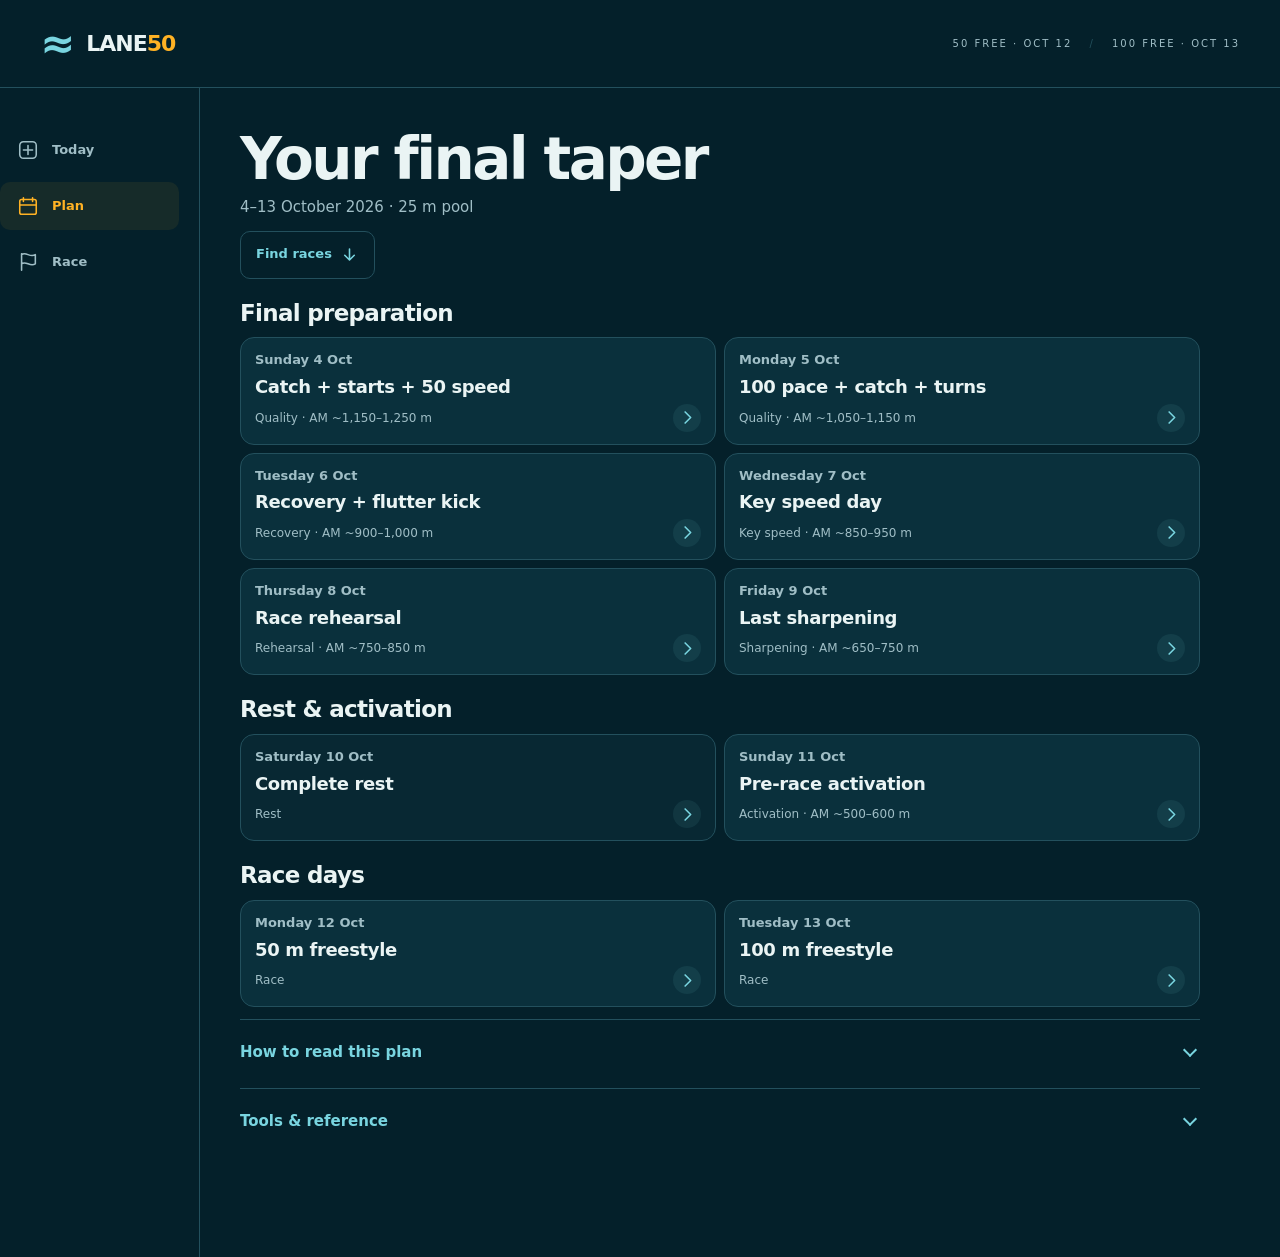
<file: plan.html>
<!doctype html>
<html lang="en"><head><meta charset="utf-8"><meta name="viewport" content="width=device-width, initial-scale=1, viewport-fit=cover"><meta name="theme-color" content="#04202a"><meta name="description" content="Your final October 4–13 taper: AM swim, optional PM, mobility and race preparation."><title>Plan · Lane 50</title><link rel="stylesheet" href="assets/styles.css"><link rel="stylesheet" href="assets/preparation.css"><link rel="stylesheet" href="assets/pool.css"><link rel="manifest" href="manifest.webmanifest"><link rel="apple-touch-icon" href="assets/icon-192.png"><script src="assets/data.js" defer></script><script src="assets/navigation.js" defer></script><script src="assets/tempo-core.js" defer></script><script src="assets/storage.js" defer></script><script src="assets/app.js" defer></script><script src="assets/settings.js" defer></script><script src="assets/offline.js" defer></script></head>
<body data-page="plan"><a class="skip-link" href="#main">Skip to content</a><header class="site-header"><a class="brand" href="index.html" aria-label="Lane 50 today"><span class="brand-mark" aria-hidden="true">≈</span> LANE<span>50</span></a><span class="meet-label">50 FREE · OCT 12 <span>/</span> 100 FREE · OCT 13</span></header><div class="layout"><nav class="navigation" aria-label="Main navigation" id="navigation"></nav><main id="main" tabindex="-1"><noscript><h1>Competition preparation</h1><p>Enable JavaScript to use your sessions, or <a href="SWIMMING-PLAN.md">read the full swimming plan</a>.</p></noscript></main></div><div id="toast" class="toast" role="status" aria-live="polite"></div></body></html>
</file>
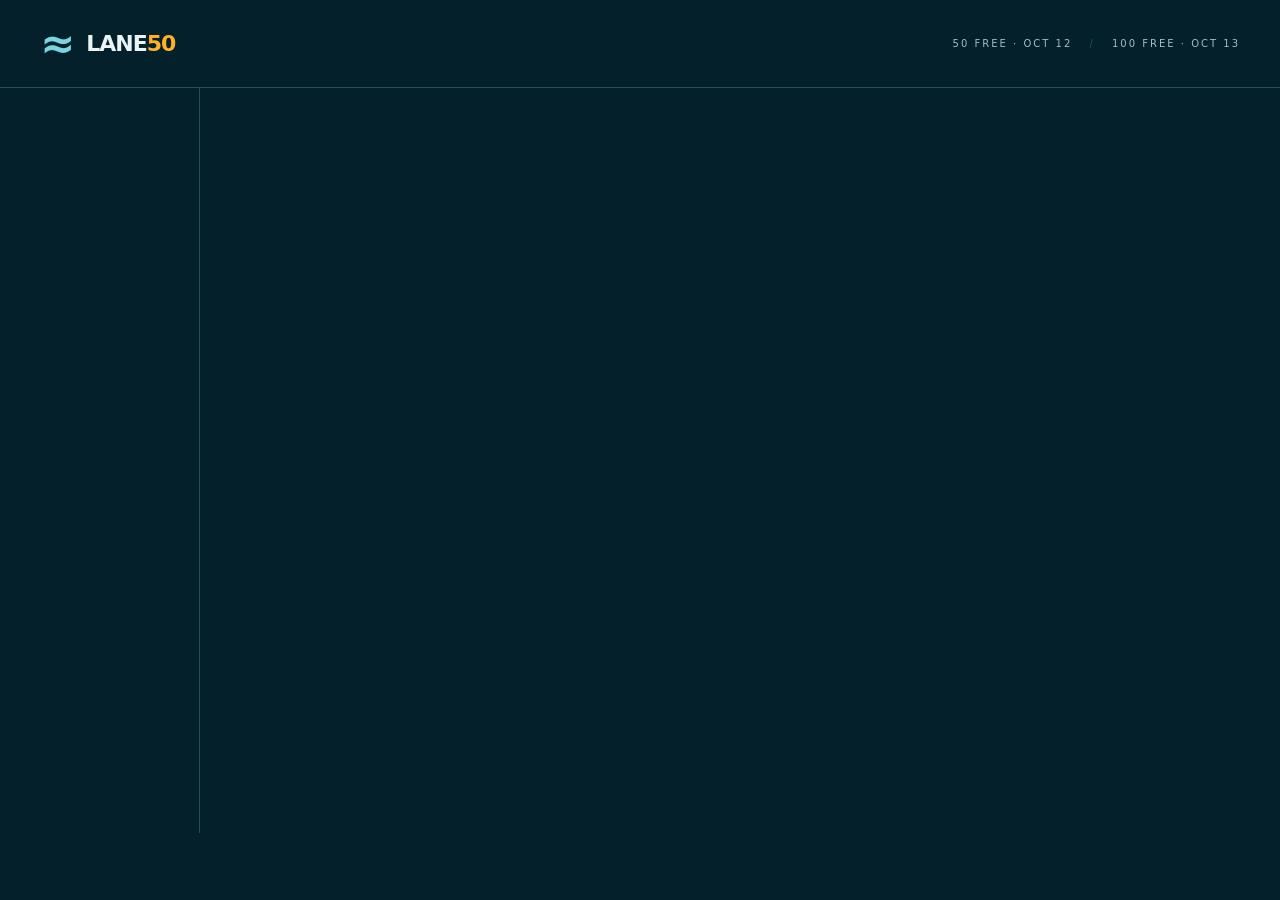
<file: progress.html>
<!doctype html><html lang="en"><meta charset="utf-8"><meta name="viewport" content="width=device-width, initial-scale=1"><meta http-equiv="refresh" content="0;url=race.html#rehearsal-results"><title>Current competition plan</title><p><a href="race.html#rehearsal-results">Open your competition preparation</a></p></html>
</file>
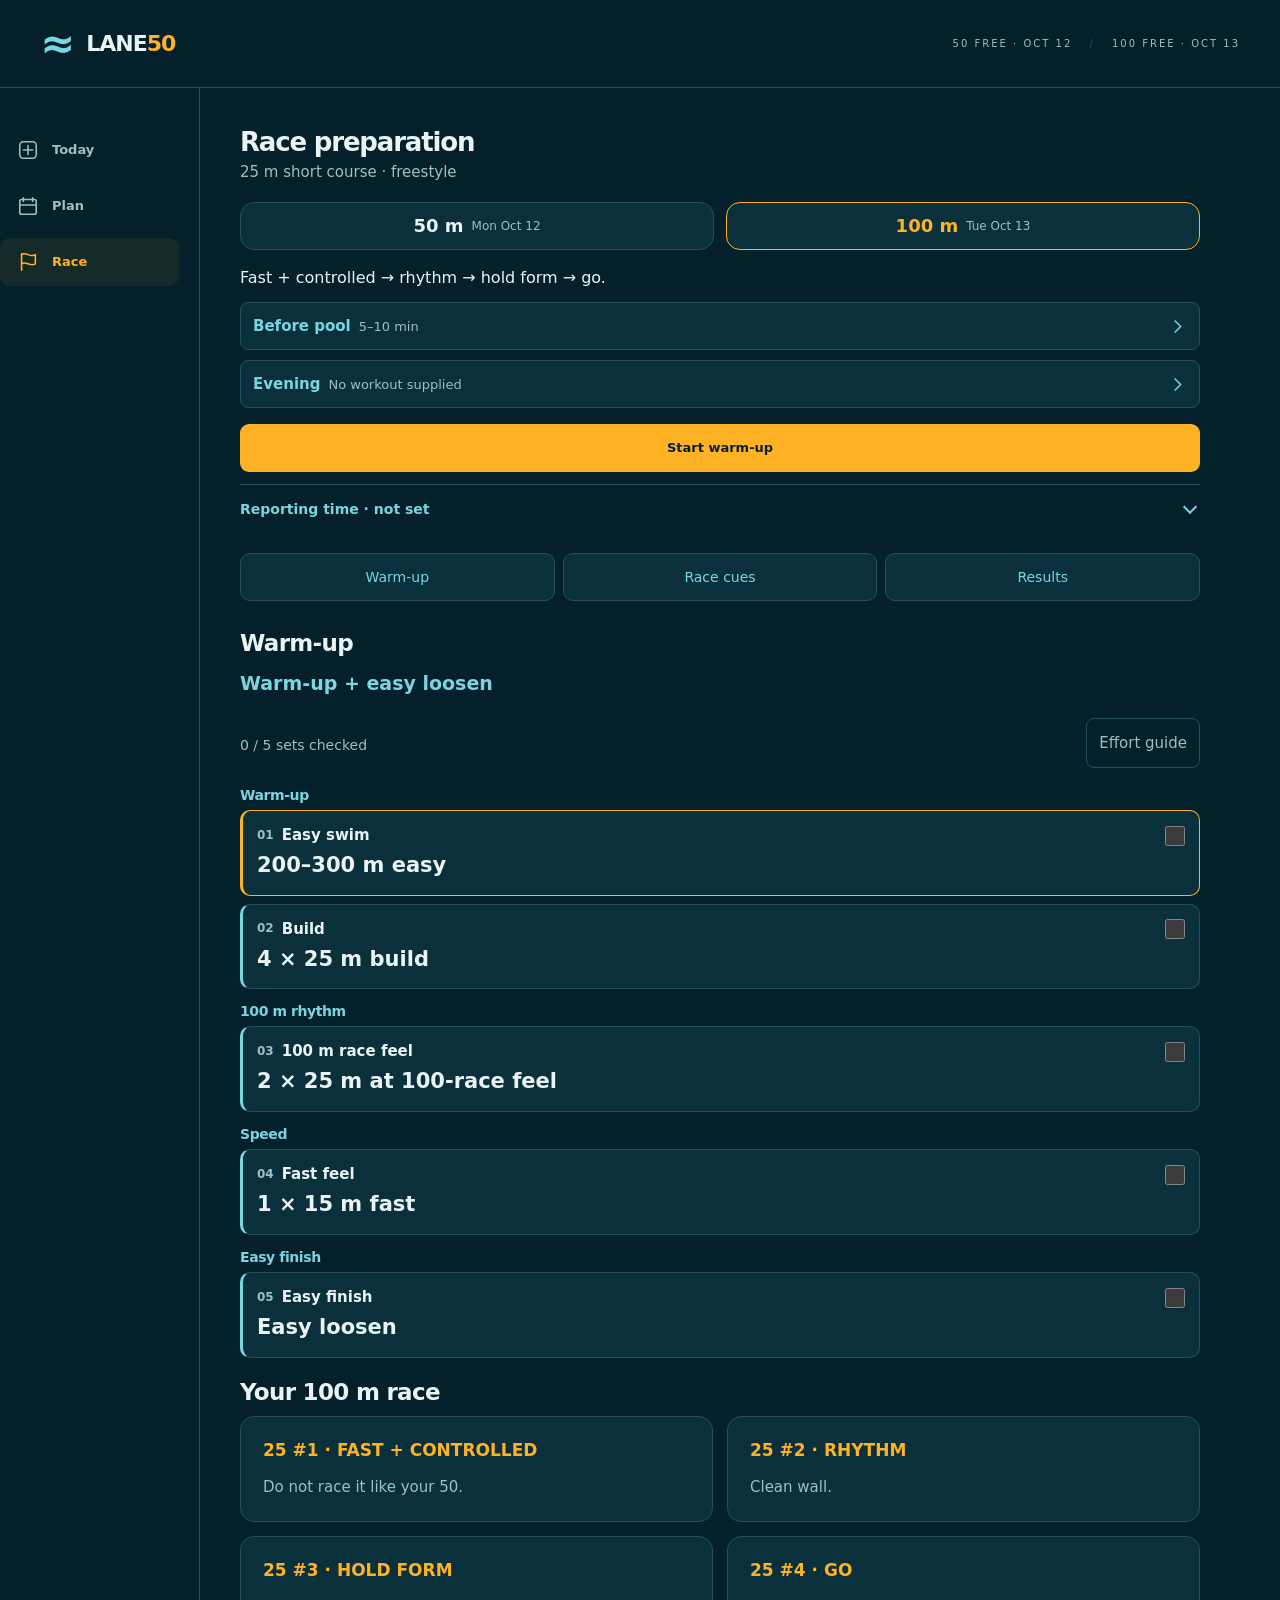
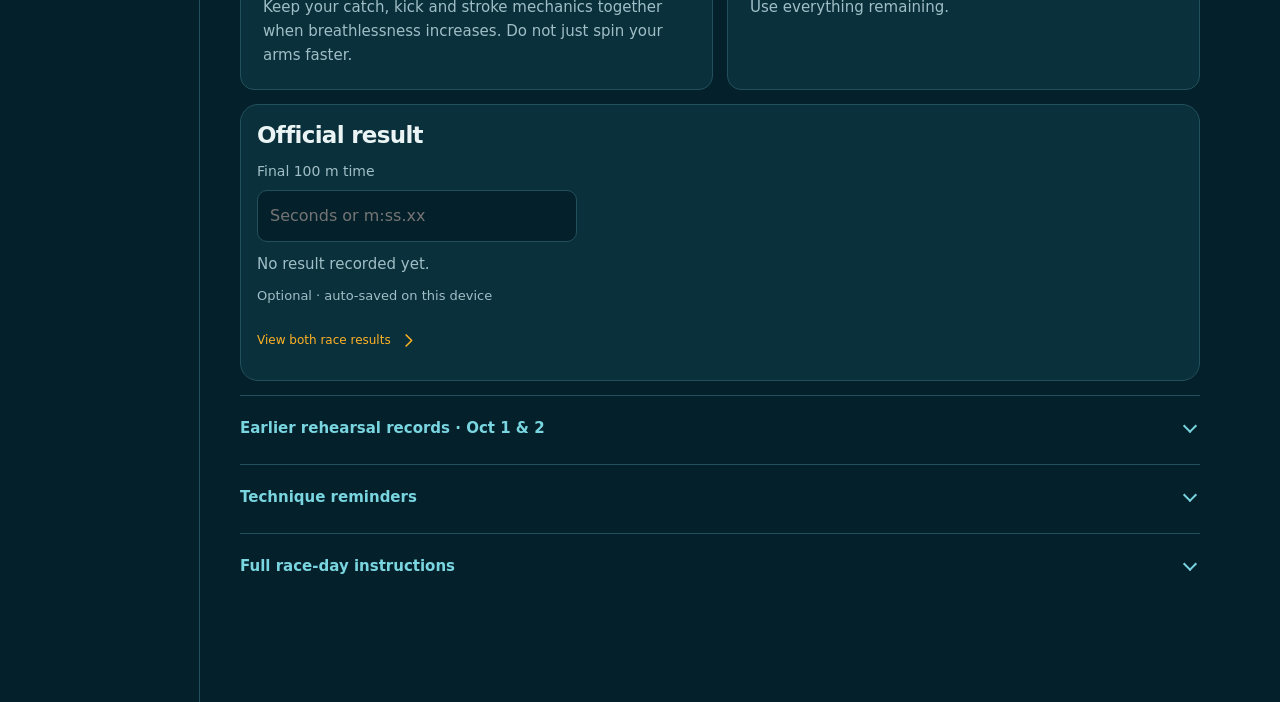
<file: race.html>
<!doctype html>
<html lang="en"><head><meta charset="utf-8"><meta name="viewport" content="width=device-width, initial-scale=1, viewport-fit=cover"><meta name="theme-color" content="#04202a"><meta name="description" content="Your final October 4–13 taper: AM swim, optional PM, mobility and race preparation."><title>Race · Lane 50</title><link rel="stylesheet" href="assets/styles.css"><link rel="stylesheet" href="assets/preparation.css"><link rel="stylesheet" href="assets/pool.css"><link rel="manifest" href="manifest.webmanifest"><link rel="apple-touch-icon" href="assets/icon-192.png"><script src="assets/data.js" defer></script><script src="assets/navigation.js" defer></script><script src="assets/tempo-core.js" defer></script><script src="assets/storage.js" defer></script><script src="assets/app.js" defer></script><script src="assets/pool.js" defer></script><script src="assets/settings.js" defer></script><script src="assets/offline.js" defer></script></head>
<body data-page="race"><a class="skip-link" href="#main">Skip to content</a><header class="site-header"><a class="brand" href="index.html" aria-label="Lane 50 today"><span class="brand-mark" aria-hidden="true">≈</span> LANE<span>50</span></a><span class="meet-label">50 FREE · OCT 12 <span>/</span> 100 FREE · OCT 13</span></header><div class="layout"><nav class="navigation" aria-label="Main navigation" id="navigation"></nav><main id="main" tabindex="-1"><noscript><h1>Competition preparation</h1><p>Enable JavaScript to use your sessions, or <a href="SWIMMING-PLAN.md">read the full swimming plan</a>.</p></noscript></main></div><div id="toast" class="toast" role="status" aria-live="polite"></div></body></html>
</file>
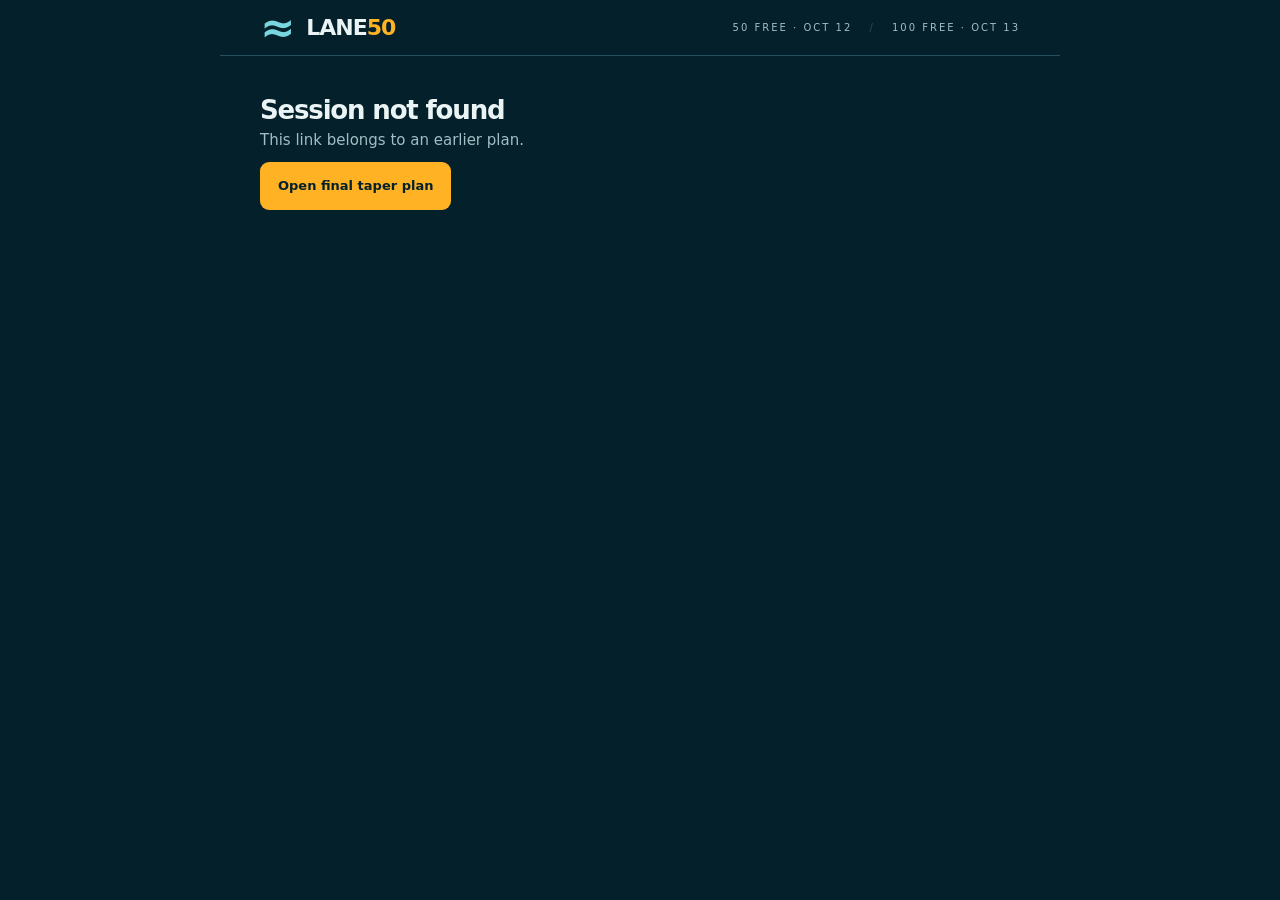
<file: session.html>
<!doctype html>
<html lang="en"><head><meta charset="utf-8"><meta name="viewport" content="width=device-width, initial-scale=1, viewport-fit=cover"><meta name="theme-color" content="#04202a"><meta name="description" content="Your final October 4–13 taper: AM swim, optional PM, mobility and race preparation."><title>Session · Lane 50</title><link rel="stylesheet" href="assets/styles.css"><link rel="stylesheet" href="assets/preparation.css"><link rel="stylesheet" href="assets/pool.css"><link rel="manifest" href="manifest.webmanifest"><link rel="apple-touch-icon" href="assets/icon-192.png"><script src="assets/data.js" defer></script><script src="assets/navigation.js" defer></script><script src="assets/tempo-core.js" defer></script><script src="assets/storage.js" defer></script><script src="assets/app.js" defer></script><script src="assets/pool.js" defer></script><script src="assets/settings.js" defer></script><script src="assets/offline.js" defer></script></head>
<body data-page="session"><a class="skip-link" href="#main">Skip to content</a><header class="site-header"><a class="brand" href="index.html" aria-label="Lane 50 today"><span class="brand-mark" aria-hidden="true">≈</span> LANE<span>50</span></a><span class="meet-label">50 FREE · OCT 12 <span>/</span> 100 FREE · OCT 13</span></header><div class="layout"><nav class="navigation" aria-label="Main navigation" id="navigation"></nav><main id="main" tabindex="-1"><noscript><h1>Competition preparation</h1><p>Enable JavaScript to use your sessions, or <a href="SWIMMING-PLAN.md">read the full swimming plan</a>.</p></noscript></main></div><div id="toast" class="toast" role="status" aria-live="polite"></div></body></html>
</file>
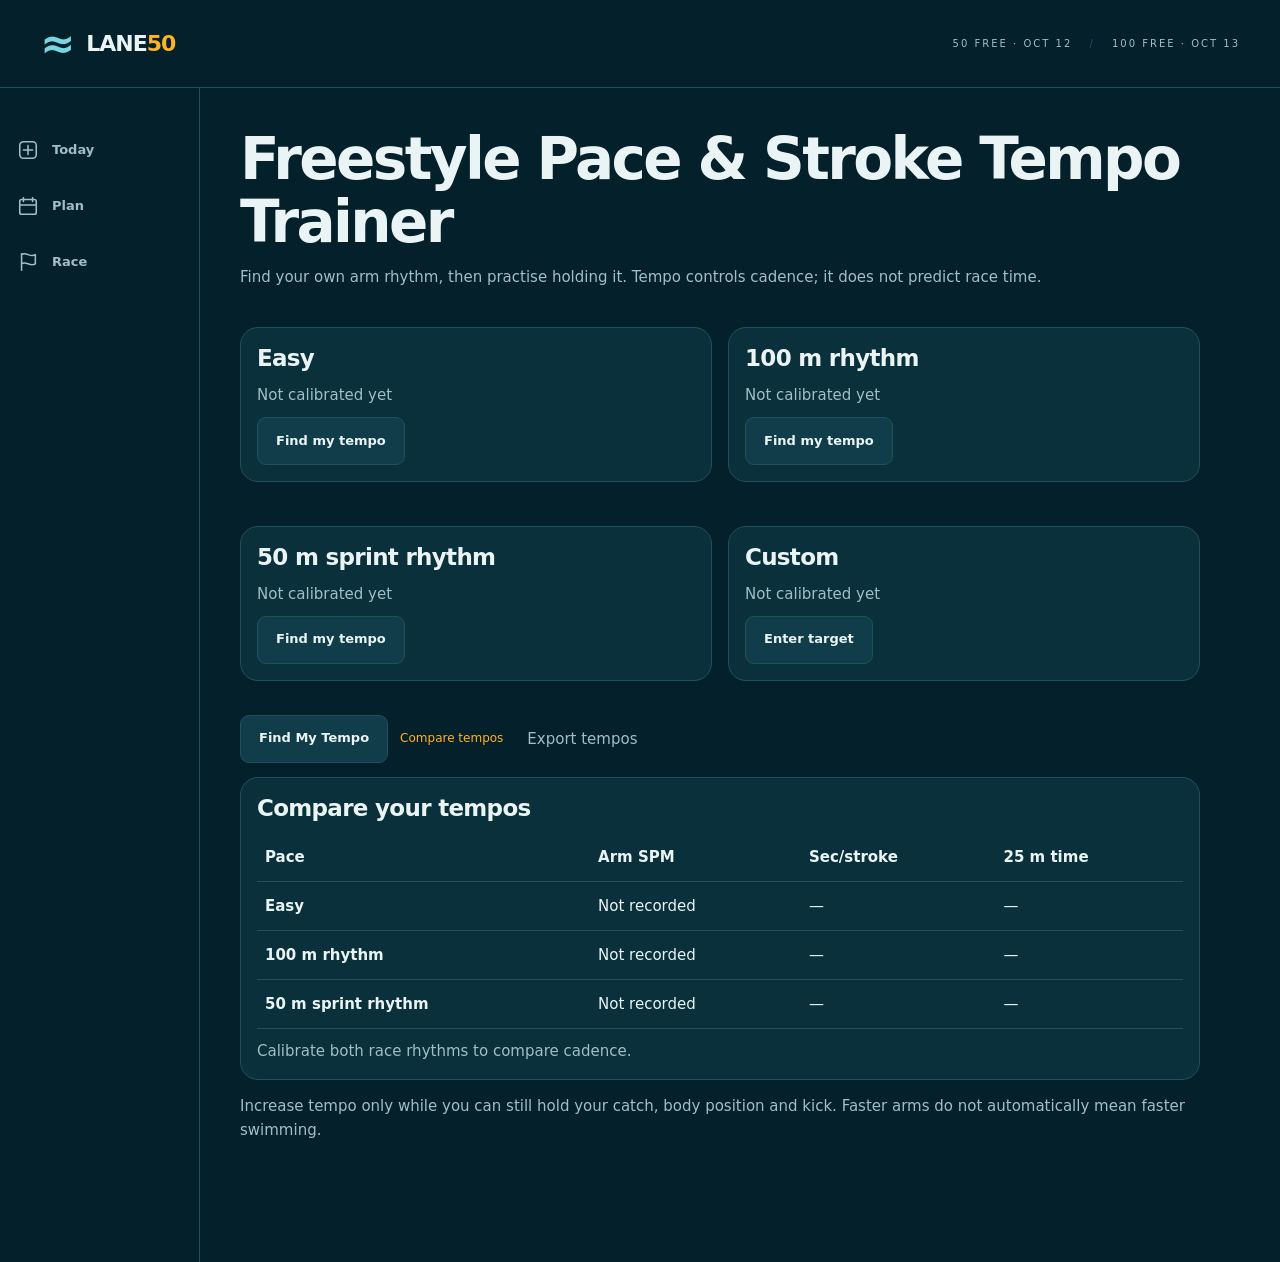
<file: tempo.html>
<!doctype html>
<html lang="en"><head><meta charset="utf-8"><meta name="viewport" content="width=device-width, initial-scale=1, viewport-fit=cover"><meta name="theme-color" content="#04202a"><meta name="description" content="Calibrate and practise your personal freestyle stroke cadence."><title>Tempo · Lane 50</title><link rel="stylesheet" href="assets/styles.css"><link rel="stylesheet" href="assets/preparation.css"><link rel="stylesheet" href="assets/tempo.css"><link rel="stylesheet" href="assets/pool.css"><link rel="manifest" href="manifest.webmanifest"><link rel="apple-touch-icon" href="assets/icon-192.png"><script src="assets/data.js" defer></script><script src="assets/navigation.js" defer></script><script src="assets/tempo-core.js" defer></script><script src="assets/storage.js" defer></script><script src="assets/app.js" defer></script><script src="assets/tempo-audio.js" defer></script><script src="assets/tempo.js" defer></script><script src="assets/settings.js" defer></script><script src="assets/offline.js" defer></script></head>
<body data-page="tempo"><a class="skip-link" href="#main">Skip to content</a><header class="site-header"><a class="brand" href="index.html" aria-label="Lane 50 today"><span class="brand-mark" aria-hidden="true">≈</span> LANE<span>50</span></a><span class="meet-label">50 FREE · OCT 12 <span>/</span> 100 FREE · OCT 13</span></header><div class="layout"><nav class="navigation" aria-label="Main navigation" id="navigation"></nav><main id="main" tabindex="-1"><noscript><h1>Freestyle tempo</h1><p>Enable JavaScript to calibrate and play your tempo, or <a href="SWIMMING-PLAN.md">read the full swimming plan</a>.</p></noscript></main></div><div id="toast" class="toast" role="status" aria-live="polite"></div></body></html>
</file>
<file: assets/styles.css>
﻿/* Shared tokens and responsive components. */
:root {
  color-scheme: dark;
  --bg: #04202a;
  --surface: #0a303c;
  --raised: #103d49;
  --line: #23505d;
  --text: #eaf4f4;
  --muted: #a0bec6;
  --amber: #ffb224;
  --green: #65ddb0;
  --cyan: #79d5e0;
  --radius: 18px;
  font-family:
    Inter,
    system-ui,
    -apple-system,
    BlinkMacSystemFont,
    "Segoe UI",
    sans-serif;
  color: var(--text);
  background: var(--bg);
}
* {
  box-sizing: border-box;
}
body {
  margin: 0;
  font-size: 15px;
  line-height: 1.6;
}
button,
input,
select {
  font: inherit;
}
button,
a,
input,
select {
  -webkit-tap-highlight-color: transparent;
}
button,
a {
  touch-action: manipulation;
}
button {
  color: inherit;
  cursor: pointer;
  border: 0;
}
a {
  color: inherit;
  text-decoration: none;
}
button:disabled {
  opacity: 0.45;
  cursor: default;
}
a,
button,
input,
select {
  outline-offset: 5px;
}
:focus-visible {
  outline: 2px solid var(--amber);
}
h1,
h2,
h3,
p {
  margin: 0;
}
h1 {
  font-size: clamp(32px, 5vw, 58px);
  line-height: 1.08;
  letter-spacing: -0.045em;
}
h2 {
  font-size: 23px;
  line-height: 1.25;
  letter-spacing: -0.03em;
}
h3 {
  font-size: 17px;
  line-height: 1.4;
}
p {
  color: var(--muted);
}
small {
  color: var(--muted);
  font-size: 12px;
}
svg {
  width: 22px;
  height: 22px;
  fill: none;
  stroke: currentColor;
  stroke-width: 1.7;
  stroke-linecap: round;
  stroke-linejoin: round;
  flex-shrink: 0;
}
.skip-link {
  position: fixed;
  left: 16px;
  top: -100px;
  z-index: 100;
  background: var(--amber);
  color: var(--bg);
  padding: 12px;
}
.skip-link:focus {
  top: 12px;
}
.site-header {
  max-width: 1440px;
  margin: auto;
  min-height: 88px;
  padding: 20px 40px;
  display: flex;
  align-items: center;
  gap: 20px;
  border-bottom: 1px solid var(--line);
}
.brand {
  display: flex;
  align-items: center;
  font-weight: 850;
  font-size: 22px;
  letter-spacing: -1px;
}
.brand > span:last-child {
  color: var(--amber);
}
.brand-mark {
  font-size: 42px;
  line-height: 1;
  color: var(--cyan);
  margin-right: 12px;
}
.meet-label {
  font-size: 10px;
  letter-spacing: 2px;
  color: var(--muted);
  margin-left: auto;
}
.meet-label span {
  margin: 0 12px;
  color: var(--line);
}
.header-link {
  font-size: 12px;
  margin-left: 26px;
  border: 1px solid var(--line);
  border-radius: 30px;
  padding: 9px 16px;
}
.layout {
  display: grid;
  grid-template-columns: 200px minmax(0, 1fr);
  max-width: 1360px;
  margin: auto;
  min-height: calc(100vh - 155px);
}
.navigation {
  padding: 38px 20px 30px 0;
  display: flex;
  flex-direction: column;
  gap: 8px;
  border-right: 1px solid var(--line);
}
.nav-link {
  display: flex;
  gap: 13px;
  align-items: center;
  padding: 13px 17px;
  border-radius: 10px;
  color: var(--muted);
  font-size: 13px;
  font-weight: 600;
}
.nav-link.active {
  color: var(--amber);
  background: #ffb22412;
}
.nav-link:hover {
  background: var(--raised);
}
.nav-caption {
  font-size: 10px;
  letter-spacing: 2px;
  color: var(--muted);
  margin: 0 17px 20px;
}
.nav-note {
  margin: auto 16px 0;
  padding-top: 50px;
  font-size: 12px;
  color: var(--muted);
}
.nav-note strong {
  display: block;
  color: var(--text);
  font-size: 22px;
}
main {
  padding: 40px;
  min-width: 0;
}
.eyebrow {
  font-size: 10px;
  letter-spacing: 2.2px;
  font-weight: 750;
  color: var(--cyan);
  text-transform: uppercase;
  margin-bottom: 12px;
}
.page-intro {
  display: flex;
  justify-content: space-between;
  align-items: flex-end;
  gap: 24px;
  margin-bottom: 28px;
}
.page-intro p {
  margin-top: 14px;
  max-width: 600px;
}
.pill {
  display: inline-flex;
  gap: 7px;
  align-items: center;
  padding: 5px 10px;
  border: 1px solid var(--line);
  border-radius: 7px;
  color: var(--muted);
  font-size: 11px;
}
.pill.amber {
  border-color: #ffb22450;
  color: var(--amber);
  background: #ffb2240a;
}
.hero {
  position: relative;
  overflow: hidden;
  padding: 32px;
  border: 1px solid var(--line);
  border-radius: var(--radius);
  background:
    radial-gradient(ellipse at 95% 80%, #18708188, transparent 65%),
    linear-gradient(130deg, #124653, var(--surface));
  margin-bottom: 22px;
  display: grid;
  grid-template-columns: 1fr auto;
  gap: 24px;
}
.hero:after {
  content: "";
  position: absolute;
  width: 350px;
  height: 350px;
  border: 1px solid #79d5e025;
  border-radius: 50%;
  right: -100px;
  top: 30px;
  box-shadow:
    0 0 0 32px #79d5e009,
    0 0 0 64px #79d5e009,
    0 0 0 96px #79d5e009;
  pointer-events: none;
}
.hero > * {
  z-index: 1;
}
.hero h2 {
  font-size: clamp(30px, 4vw, 46px);
  max-width: 440px;
}
.hero p {
  margin-top: 14px;
  max-width: 450px;
}
.hero .button {
  margin-top: 24px;
}
.race-count {
  align-self: center;
  text-align: right;
}
.race-count b {
  display: block;
  color: var(--amber);
  font-size: 76px;
  font-weight: 750;
  line-height: 1;
  letter-spacing: -5px;
}
.race-count small {
  display: block;
  margin-top: 12px;
}
.button {
  display: inline-flex;
  align-items: center;
  justify-content: center;
  gap: 12px;
  padding: 12px 18px;
  min-height: 48px;
  background: var(--amber);
  color: var(--bg);
  border-radius: 9px;
  font-weight: 750;
  font-size: 13px;
}
.button.secondary {
  background: var(--raised);
  color: var(--text);
  border: 1px solid var(--line);
}
.button:hover {
  filter: brightness(1.1);
}
.stats {
  display: grid;
  grid-template-columns: repeat(3, minmax(0, 1fr));
  gap: 14px;
  margin-bottom: 30px;
}
.stat {
  padding: 20px 22px;
  border: 1px solid var(--line);
  border-radius: 13px;
  background: var(--surface);
}
.stat small {
  display: block;
}
.stat strong {
  display: block;
  font-size: 28px;
  letter-spacing: -1px;
  margin: 5px 0;
}
.stat span {
  font-size: 11px;
  color: var(--muted);
}
.columns {
  display: grid;
  grid-template-columns: minmax(0, 1.1fr) minmax(0, 1fr);
  gap: 24px;
}
.panel {
  background: var(--surface);
  border: 1px solid var(--line);
  border-radius: var(--radius);
  padding: 24px;
  min-width: 0;
}
.section-title {
  display: flex;
  justify-content: space-between;
  align-items: center;
  gap: 16px;
  margin-bottom: 20px;
}
.text-link {
  font-size: 12px;
  color: var(--amber);
  white-space: nowrap;
}
.session-card {
  display: flex;
  align-items: center;
  gap: 14px;
  border: 1px solid var(--line);
  border-radius: 12px;
  padding: 16px;
  margin-top: 10px;
  background: #ffffff02;
}
.session-card:hover {
  background: var(--raised);
  border-color: var(--cyan);
}
.date-box {
  flex: 0 0 42px;
  text-align: center;
  border-right: 1px solid var(--line);
  padding-right: 12px;
}
.date-box strong {
  display: block;
  font-size: 24px;
  line-height: 1.2;
}
.date-box small {
  text-transform: uppercase;
  font-size: 9px;
}
.session-info {
  flex: 1;
  min-width: 0;
}
.session-info h3 {
  font-size: 14px;
}
.session-info p {
  font-size: 11px;
  margin-top: 4px;
}
.status-dot {
  width: 24px;
  height: 24px;
  flex-shrink: 0;
  border: 1px solid var(--line);
  border-radius: 50%;
  display: grid;
  place-items: center;
  font-size: 12px;
  color: var(--muted);
}
.status-dot.done {
  color: var(--bg);
  background: var(--green);
  border-color: var(--green);
}
.session-card.today {
  border-color: #ffb22480;
}
.calendar {
  display: grid;
  grid-template-columns: repeat(7, minmax(0, 1fr));
  gap: 5px;
}
.calendar .weekday {
  text-align: center;
  font-size: 10px;
  color: var(--muted);
  padding: 4px;
}
.calendar a {
  display: grid;
  place-items: center;
  min-height: 44px;
  border: 1px solid transparent;
  border-radius: 7px;
  background: #ffffff06;
  font-size: 12px;
}
.calendar a.rest {
  background: none;
  border: 1px dashed var(--line);
  color: var(--muted);
}
.calendar a.today {
  border-color: var(--amber);
  color: var(--amber);
}
.calendar a.done {
  background: var(--green);
  color: var(--bg);
}
.calendar a.partial {
  background: #65ddb025;
  color: var(--green);
}
.calendar a:hover {
  outline: 1px solid var(--cyan);
}
.legend {
  display: flex;
  gap: 16px;
  flex-wrap: wrap;
  font-size: 10px;
  color: var(--muted);
  margin-top: 16px;
}
.legend span:before {
  content: "";
  display: inline-block;
  width: 8px;
  height: 8px;
  border-radius: 2px;
  background: var(--green);
  margin-right: 6px;
}
.legend span:nth-child(2):before {
  background: var(--amber);
}
.legend span:nth-child(3):before {
  background: none;
  border: 1px dashed var(--muted);
}
.callout {
  margin-top: 20px;
  border-left: 2px solid var(--amber);
  padding-left: 14px;
  font-size: 12px;
}
.week {
  border: 1px solid var(--line);
  border-radius: var(--radius);
  background: var(--surface);
  margin-bottom: 14px;
  overflow: hidden;
}
.week summary {
  padding: 22px;
  cursor: pointer;
  display: flex;
  gap: 18px;
  align-items: center;
  list-style: none;
  min-height: 70px;
}
.week summary::-webkit-details-marker {
  display: none;
}
.week summary:after {
  content: "+";
  font-size: 24px;
  color: var(--muted);
}
.week[open] summary:after {
  content: "−";
}
.week-number {
  font-size: 26px;
  color: var(--cyan);
  font-weight: 700;
}
.week summary small {
  display: block;
}
.week-body {
  padding: 0 22px 22px;
}
.week-body > p {
  font-size: 13px;
  margin-bottom: 14px;
}
.week-count {
  color: var(--green);
  font-size: 12px;
  margin-left: auto;
}
.session-layout {
  display: grid;
  grid-template-columns: minmax(0, 1fr) 250px;
  gap: 24px;
  align-items: start;
}
.set-list {
  display: grid;
  gap: 12px;
}
.set-card {
  display: flex;
  gap: 14px;
  text-align: left;
  padding: 20px;
  width: 100%;
  border: 1px solid var(--line);
  border-left: 3px solid var(--cyan);
  border-radius: 13px;
  background: var(--surface);
  align-items: flex-start;
}
.set-card[data-kind="max"] {
  border-left-color: #ff896b;
}
.set-card[data-kind="skill"] {
  border-left-color: var(--amber);
}
.set-card[data-kind="easy"] {
  border-left-color: var(--muted);
}
.set-card[aria-pressed="true"] {
  background: #65ddb00b;
  border-color: #65ddb060;
}
.set-card[aria-pressed="true"] .set-title {
  text-decoration: line-through;
  color: var(--muted);
}
.set-card[aria-pressed="true"] .status-dot {
  background: var(--green);
  color: var(--bg);
}
.set-number {
  min-width: 34px;
  color: var(--cyan);
  font-size: 21px;
  line-height: 1.1;
  font-weight: 700;
  text-align: center;
}
.set-number small {
  display: block;
  font-size: 9px;
  font-weight: 400;
  margin-top: 5px;
}
.set-content {
  flex: 1;
  min-width: 0;
}
.set-title {
  font-weight: 650;
}
.set-content p {
  font-size: 13px;
  margin-top: 8px;
}
.set-content .target {
  color: var(--cyan);
  font-size: 12px;
}
.set-content .pill {
  margin-top: 8px;
  font-size: 9px;
}
.session-tools {
  position: sticky;
  top: 24px;
  display: grid;
  gap: 16px;
}
.session-tools .panel {
  padding: 20px;
}
.session-tools h2 {
  font-size: 16px;
}
.progress-track {
  height: 5px;
  background: var(--line);
  border-radius: 20px;
  margin: 16px 0 9px;
  overflow: hidden;
}
.progress-track span {
  display: block;
  background: var(--green);
  height: 100%;
  transition: width 0.2s;
}
.timer-value {
  font-variant-numeric: tabular-nums;
  font-size: 46px;
  letter-spacing: -2px;
  margin: 12px 0;
}
.timer-presets {
  display: flex;
  gap: 6px;
}
.timer-presets button {
  flex: 1;
  padding: 10px 4px;
  border: 1px solid var(--line);
  background: transparent;
  border-radius: 7px;
  font-size: 12px;
  min-height: 44px;
}
.timer-presets button.active {
  color: var(--amber);
  border-color: var(--amber);
}
.timer-actions {
  display: flex;
  gap: 8px;
  margin-top: 12px;
}
.timer-actions .button {
  flex: 1;
  padding: 10px;
}
.session-pager {
  display: flex;
  justify-content: space-between;
  gap: 12px;
  margin-top: 24px;
}
.toolbar {
  display: flex;
  gap: 12px;
  margin-bottom: 24px;
  flex-wrap: wrap;
}
input[type="search"] {
  flex: 1;
  min-width: 150px;
  background: var(--surface);
  border: 1px solid var(--line);
  border-radius: 9px;
  color: var(--text);
  padding: 13px 16px;
}
select {
  background: var(--surface);
  color: var(--text);
  border: 1px solid var(--line);
  border-radius: 9px;
  padding: 12px;
  min-height: 48px;
}
.drill-grid {
  display: grid;
  grid-template-columns: repeat(2, minmax(0, 1fr));
  gap: 16px;
  align-items: start;
}
.drill-grid h3 {
  margin: 14px 0 10px;
}
.drill-grid p {
  font-size: 13px;
}
.drill-grid .target {
  margin-top: 16px;
  color: var(--cyan);
}
.drill-grid summary {
  cursor: pointer;
  list-style: none;
}
.drill-grid summary::-webkit-details-marker {
  display: none;
}
.drill-grid summary:after {
  content: "View instructions +";
  display: block;
  color: var(--amber);
  font-size: 11px;
  margin-top: 10px;
}
.drill-grid details[open] summary:after {
  content: "Hide instructions −";
}
.drill-grid details[open] summary {
  margin-bottom: 16px;
}
.empty {
  padding: 32px;
  text-align: center;
  border: 1px dashed var(--line);
  border-radius: 12px;
}
.week-progress {
  margin-top: 20px;
}
.week-progress h3 {
  display: flex;
  justify-content: space-between;
  font-size: 14px;
}
.week-progress h3 span {
  font-size: 12px;
  color: var(--muted);
  font-weight: 400;
}
.actions {
  display: flex;
  gap: 12px;
  flex-wrap: wrap;
  margin-top: 24px;
}
.danger {
  color: #ffad98 !important;
}
.toast {
  position: fixed;
  bottom: 26px;
  left: 50%;
  transform: translateX(-50%) translateY(20px);
  opacity: 0;
  pointer-events: none;
  background: var(--text);
  color: var(--bg);
  padding: 12px 20px;
  border-radius: 12px;
  z-index: 30;
  font-size: 13px;
  max-width: calc(100% - 32px);
  width: max-content;
  transition: 0.2s;
}
.toast.show {
  opacity: 1;
  transform: translateX(-50%);
}
.site-footer {
  display: flex;
  justify-content: space-between;
  gap: 20px;
  max-width: 1280px;
  margin: auto;
  padding: 24px 0;
  font-size: 9px;
  color: var(--muted);
  letter-spacing: 1.5px;
  border-top: 1px solid var(--line);
}
.back-link {
  display: inline-flex;
  align-items: center;
  gap: 8px;
  color: var(--muted);
  font-size: 12px;
  margin-bottom: 22px;
  min-height: 44px;
}
[hidden] {
  display: none !important;
}
@media (min-width: 1440px) {
  main {
    padding: 48px 52px;
  }
}
@media (max-width: 1100px) {
  .layout {
    grid-template-columns: 165px minmax(0, 1fr);
    padding: 0 20px;
  }
  .navigation {
    padding-right: 12px;
  }
  .nav-link {
    padding: 12px 10px;
    gap: 9px;
  }
  main {
    padding: 30px 24px;
  }
  .columns {
    grid-template-columns: 1fr;
  }
  .session-layout {
    grid-template-columns: minmax(0, 1fr) 220px;
  }
  .site-footer {
    margin: 0 40px;
  }
  .meet-label {
    letter-spacing: 1px;
  }
}
@media (max-width: 760px) {
  .site-header {
    min-height: 72px;
    padding: 14px 20px;
    padding-top: calc(14px + env(safe-area-inset-top, 0px));
  }
  .brand {
    font-size: 19px;
  }
  .brand-mark {
    font-size: 33px;
  }
  .meet-label {
    display: none;
  }
  .header-link {
    margin-left: auto;
    font-size: 11px;
    padding: 7px 12px;
    min-height: 44px;
    display: flex;
    align-items: center;
  }
  .layout {
    display: block;
    padding: 0;
    min-height: calc(100dvh - 170px);
  }
  main {
    padding: 26px 18px 32px;
  }
  .navigation {
    position: fixed;
    bottom: 0;
    left: 0;
    right: 0;
    z-index: 20;
    flex-direction: row;
    justify-content: space-around;
    gap: 4px;
    padding: 8px 10px calc(8px + env(safe-area-inset-bottom, 0px));
    background: #062733f5;
    backdrop-filter: blur(14px);
    border: 0;
    border-top: 1px solid var(--line);
  }
  .nav-link {
    flex: 1;
    flex-direction: column;
    gap: 4px;
    font-size: 10px;
    min-height: 52px;
    padding: 5px 2px;
    border-radius: 8px;
  }
  .nav-link svg {
    width: 20px;
    height: 20px;
  }
  .nav-caption,
  .nav-note {
    display: none;
  }
  .page-intro {
    margin-bottom: 22px;
  }
  .page-intro p {
    font-size: 13px;
    margin-top: 10px;
  }
  .page-intro > .pill {
    display: none;
  }
  h1 {
    font-size: 35px;
  }
  .hero {
    padding: 24px;
    gap: 12px;
  }
  .hero h2 {
    font-size: 30px;
  }
  .hero p {
    font-size: 12px;
  }
  .race-count b {
    font-size: 52px;
    letter-spacing: -3px;
  }
  .race-count small {
    font-size: 10px;
    max-width: 75px;
  }
  .stats {
    gap: 8px;
    margin-bottom: 22px;
  }
  .stat {
    padding: 14px 12px;
  }
  .stat small {
    font-size: 10px;
  }
  .stat strong {
    font-size: 24px;
  }
  .stat span {
    font-size: 9px;
  }
  .panel {
    padding: 20px;
  }
  .columns {
    gap: 18px;
  }
  .section-title h2 {
    font-size: 20px;
  }
  .text-link {
    min-height: 44px;
    display: flex;
    align-items: center;
  }
  .session-layout {
    display: flex;
    flex-direction: column;
    gap: 20px;
  }
  .session-layout > div {
    width: 100%;
  }
  .session-tools {
    position: static;
    grid-template-columns: 1fr 1fr;
    order: -1;
    gap: 10px;
  }
  .session-tools .panel {
    padding: 16px;
  }
  .timer-value {
    font-size: 34px;
    margin: 5px 0;
  }
  .timer-presets {
    gap: 4px;
  }
  .timer-actions {
    gap: 5px;
  }
  .timer-actions .button {
    font-size: 11px;
    padding: 9px;
    min-height: 44px;
  }
  .session-tools .button {
    font-size: 11px;
  }
  .set-card {
    padding: 17px 14px;
    gap: 10px;
  }
  .set-content p {
    font-size: 13px;
  }
  .set-title {
    font-size: 14px;
  }
  .set-card .status-dot {
    width: 26px;
    height: 26px;
  }
  .week summary {
    padding: 18px 16px;
    gap: 12px;
  }
  .week-body {
    padding: 0 14px 16px;
  }
  .week-count {
    font-size: 10px;
  }
  .week summary small {
    font-size: 10px;
  }
  .drill-grid {
    grid-template-columns: 1fr;
  }
  .site-footer {
    margin: 0 18px;
    padding: 20px 0 calc(100px + env(safe-area-inset-bottom, 0px));
    display: block;
    font-size: 8px;
  }
  .site-footer span {
    display: block;
    margin-top: 6px;
  }
  .toast {
    bottom: calc(90px + env(safe-area-inset-bottom, 0px));
  }
  .session-pager .button {
    font-size: 12px;
  }
  .toolbar select {
    flex: 1;
  }
  .calendar {
    gap: 4px;
  }
  .calendar a {
    min-height: 44px;
  }
  .hero .button {
    font-size: 12px;
    padding: 11px 14px;
  }
}
@media (max-width: 360px) {
  main {
    padding-left: 12px;
    padding-right: 12px;
  }
  .hero {
    padding: 20px 16px;
  }
  .hero h2 {
    font-size: 26px;
  }
  .race-count b {
    font-size: 44px;
  }
  .panel {
    padding: 16px;
  }
  .calendar {
    gap: 2px;
  }
  .session-tools {
    grid-template-columns: 1fr;
  }
  .session-card {
    padding: 13px 10px;
  }
  .stat {
    padding: 12px 9px;
  }
  .week-count {
    display: none;
  }
}
@media (prefers-reduced-motion: reduce) {
  *,
  *:before,
  *:after {
    scroll-behavior: auto !important;
    transition: none !important;
    animation: none !important;
  }
}
@media print {
  .navigation,
  .site-header,
  .site-footer,
  .session-tools,
  .session-pager,
  .toolbar,
  .actions,
  .toast {
    display: none;
  }
  .layout,
  .session-layout {
    display: block;
  }
  main {
    padding: 0;
  }
  body {
    background: white;
    color: black;
  }
  .set-card,
  .panel {
    break-inside: avoid;
    background: white;
    color: black;
    border-color: #aaa;
  }
  p,
  small {
    color: #444;
  }
}
.set-description,
.set-content > .target {
  display: block;
  margin-top: 8px;
  font-size: 13px;
  line-height: 1.6;
  color: var(--muted);
}
.set-content > .target {
  color: var(--cyan);
  font-size: 12px;
}
</file>
<file: assets/preparation.css>
/* Poolside presentation for the September 26 competition plan. */
main{max-width:1040px;width:100%;min-width:0;padding-bottom:110px}
.page-intro{margin-bottom:28px}.page-intro p{margin-top:12px}
.prep-hero{padding:clamp(24px,5vw,48px);border:1px solid var(--line);border-radius:22px;background:linear-gradient(125deg,#103d49,#092b36);display:grid;gap:18px}
.prep-hero h2{font-size:clamp(30px,4vw,44px);max-width:650px}.prep-hero .button{justify-self:start;margin-top:8px}
.prep-distance{font-size:21px;color:var(--cyan);font-weight:650}.prep-section{margin-top:34px}.prep-section>h2{margin-bottom:16px}
.prep-panel{padding:24px;border:1px solid var(--line);border-radius:var(--radius);background:var(--surface);margin:22px 0;display:grid;gap:16px}.prep-panel .button{justify-self:start}.prep-panel .text-link{justify-self:start}
.prep-day{display:grid;grid-template-columns:120px 1fr 20px;align-items:center;gap:18px;padding:21px 20px;border-bottom:1px solid var(--line);min-height:92px}.prep-day:hover{background:var(--raised)}.prep-day small{display:block;color:var(--muted);font-size:13px}.prep-day strong{font-size:17px}.prep-date{font-size:14px;font-weight:600}.prep-date small{color:var(--amber)}.prep-timeline{border:1px solid var(--line);border-radius:var(--radius);overflow:hidden}.prep-timeline .prep-day:last-child{border-bottom:0}.prep-day.is-today{background:var(--surface);box-shadow:inset 3px 0 var(--amber)}
.prep-race-link{display:flex;justify-content:space-between;gap:16px;padding:22px 0;color:var(--cyan)}
.prep-back{display:inline-flex;align-items:center;min-height:48px;margin-bottom:20px;color:var(--cyan)}.prep-focus{font-size:19px;line-height:1.55;color:var(--text);max-width:760px;margin-bottom:12px}.prep-note{color:var(--muted);margin:12px 0 20px}.prep-progress{font-size:14px;color:var(--muted);padding:16px 0}
.prep-set{padding:24px;margin-bottom:16px;background:var(--surface);border:1px solid var(--line);border-radius:var(--radius);scroll-margin-top:30px}.prep-set.is-next{border-color:var(--amber)}.prep-set.is-done{border-color:#347d69}.prep-set.is-skipped{border-style:dashed}.prep-set-top{display:flex;align-items:center;gap:12px;margin-bottom:16px}.prep-set-top h2{font-size:19px;flex:1}.prep-number{font-size:13px;color:var(--muted);font-variant-numeric:tabular-nums}.prep-set-status{font-size:12px;color:var(--amber);white-space:nowrap}.is-done .prep-set-status{color:var(--green)}.is-skipped .prep-set-status{color:var(--muted)}
.prep-prescription{font-size:clamp(21px,3vw,26px);font-weight:650;line-height:1.45;letter-spacing:-.025em}.prep-set-meta{font-size:14px;color:var(--muted);margin:8px 0}.prep-effort{background:transparent;color:var(--cyan);min-height:48px;padding:0 8px;text-decoration:underline;text-underline-offset:4px}.prep-rest{padding:10px 0;color:var(--amber);font-size:16px}.prep-rest strong{margin-right:8px}.prep-cue{margin-top:8px;max-width:760px}.prep-controls{display:flex;align-items:center;gap:12px;flex-wrap:wrap;margin-top:20px}.prep-controls button,.prep-dialog button{min-height:48px}.prep-controls .text-button{padding:12px}.prep-timer-button{padding:10px 16px;background:var(--raised);color:var(--cyan);border-radius:10px;font-size:14px}.prep-done[aria-pressed=true]{background:#174b42;color:var(--green)}
.prep-details{margin:22px 0;border-top:1px solid var(--line);padding-top:8px}.prep-details>summary{cursor:pointer;padding:16px 0;min-height:52px;font-weight:600;color:var(--cyan)}.prep-details h3{margin:20px 0 8px}.prep-details pre{white-space:pre-wrap;overflow-wrap:anywhere;font:inherit;font-size:14px;color:var(--muted);line-height:1.8;padding:16px;background:var(--surface);border-radius:12px}.prep-details>p{margin-bottom:16px}
.prep-form-grid{display:grid;grid-template-columns:1fr 1fr;gap:18px}.prep-record form{display:grid;gap:14px}label{display:grid;gap:8px;font-size:14px;color:var(--muted)}input,select,textarea{width:100%;min-width:0;min-height:48px;padding:12px;border-radius:10px;border:1px solid var(--line);background:var(--bg);color:var(--text);font-size:16px}input[aria-invalid=true]{border-color:#ffb2a9}.prep-form-message,.prep-hint{font-size:13px;color:var(--muted)}.prep-form-message:empty,.prep-derived:empty{display:none}.is-error{color:#ffb2a9}.prep-derived{color:var(--cyan);font-variant-numeric:tabular-nums}.prep-record .button{justify-self:start}.prep-logistics{max-width:440px}.prep-panel input#official-result{max-width:320px}
.prep-event-tabs{display:grid;grid-template-columns:1fr 1fr;gap:12px;margin-bottom:28px}.prep-event-tabs a{display:block;border:1px solid var(--line);border-radius:14px;padding:18px 20px;font-size:22px;font-weight:650;background:var(--surface)}.prep-event-tabs small{display:block;font-size:13px;font-weight:400;color:var(--muted)}.prep-event-tabs [aria-current=page]{border-color:var(--amber);color:var(--amber)}.prep-race-cues{display:grid;grid-template-columns:1fr 1fr;gap:14px}.prep-race-cues article{background:var(--surface);border-radius:14px;padding:22px;border:1px solid var(--line)}.prep-race-cues h3{color:var(--amber);font-size:17px;margin-bottom:12px}
.prep-dialog{width:min(540px,calc(100% - 28px));max-height:85dvh;padding:24px;border:1px solid var(--line);border-radius:20px;background:var(--surface);color:var(--text)}.prep-dialog::backdrop{background:#00131dda;backdrop-filter:blur(3px)}.prep-dialog-head{display:flex;align-items:center;justify-content:space-between;gap:12px;margin-bottom:18px}.prep-dialog>p{margin:12px 0}.prep-dialog .text-button{padding:12px}.prep-clock{font-size:72px!important;font-weight:650;font-variant-numeric:tabular-nums;text-align:center}.prep-timer-options{display:flex;flex-wrap:wrap;gap:10px;margin-top:20px}.prep-timer-options [aria-pressed=true]{border-color:var(--amber);color:var(--amber)}
.prep-timer-dock{position:fixed;right:24px;bottom:24px;z-index:15;display:flex;align-items:center;gap:24px;border:1px solid var(--amber);background:var(--surface);padding:14px 22px;border-radius:14px;box-shadow:0 8px 30px #00131d88}.prep-timer-dock strong{color:var(--amber);font-size:22px;font-variant-numeric:tabular-nums}.prep-timer-dock[hidden]{display:none}.has-prep-timer main{padding-bottom:180px}.toast{z-index:100}.offline-status{pointer-events:none}
@media(max-width:760px){main{padding-bottom:105px}.site-header .meet-label{font-size:10px}.prep-day{grid-template-columns:88px 1fr 12px;gap:12px;padding:17px 13px}.prep-day strong{font-size:15px}.prep-date{font-size:12px}.prep-set{padding:20px 17px}.prep-set-top{gap:9px}.prep-controls{gap:8px}.prep-controls .button{font-size:14px;padding:12px 16px}.prep-race-cues{grid-template-columns:1fr}.prep-panel{padding:20px 17px}.prep-timer-dock{bottom:calc(80px + env(safe-area-inset-bottom));left:18px;right:18px;justify-content:space-between;padding:10px 18px}.has-prep-timer main{padding-bottom:185px}.prep-event-tabs a{padding:16px}.prep-prescription{font-size:21px}.prep-hero .button{width:100%;justify-content:center}.prep-form-grid{gap:14px}.prep-record .prep-panel{padding:14px}.prep-section{margin-top:28px}}
@media(prefers-reduced-motion:reduce){*{scroll-behavior:auto!important;transition:none!important}}
.text-button{background:transparent;color:var(--muted);padding:12px;min-height:48px;border-radius:8px}.text-button:hover{color:var(--text);background:var(--raised)}.dialog-open{overflow:hidden}.offline-status{max-width:1040px;margin:0 auto;padding:16px 24px 100px;color:var(--muted);font-size:12px}.prep-dialog .button{min-width:80px}
.prep-quick-links{display:flex;flex-wrap:wrap;gap:8px;margin:-8px 0 24px}.prep-quick-links a{display:flex;align-items:center;min-height:48px;padding:8px 16px;border:1px solid var(--line);border-radius:10px;color:var(--cyan);font-size:14px}.prep-quick-links a:hover{background:var(--raised)}.prep-section[id],.prep-panel[id]{scroll-margin-top:24px}
/* Restore the original focused day view and shared footer timer. */
body[data-page="session"] .navigation { display:none; }
body[data-page="session"] .layout { display:block; max-width:840px; padding:0; }
body[data-page="session"] .site-header { max-width:840px; min-height:72px; }
body[data-page="session"] main { padding-bottom:120px; }
body[data-page="session"] .site-header .prep-back { margin:0; min-height:48px; }
.classic-session-date { margin-left:auto; font-size:14px; color:var(--muted); }
.classic-session-tools { display:flex; align-items:center; justify-content:space-between; gap:16px; }
.completion-help { font-size:13px; color:var(--muted); margin-top:20px; }
.classic-set { padding:0; border-radius:13px; border:1px solid var(--line); border-left:3px solid var(--cyan); overflow:hidden; }
.classic-set.is-next { border-color:var(--line); border-left-color:var(--cyan); }
.classic-set.is-done { border-color:#347d69; border-left-color:var(--green); }
.classic-set-toggle { display:flex; align-items:flex-start; gap:14px; padding:20px; text-align:left; width:100%; background:transparent; }
.classic-set-toggle:hover { background:#ffffff04; }
.classic-set-toggle:focus-visible { outline-offset:-4px; }
.classic-number { width:26px; flex-shrink:0; padding-top:2px; font-size:16px; font-weight:650; color:var(--cyan); }
.classic-content { display:block; min-width:0; flex:1; }
.classic-content > span { display:block; }
.classic-title { font-size:18px; font-weight:650; color:var(--text); margin-bottom:8px; }
.classic-content .prep-prescription { font-size:16px; font-weight:400; letter-spacing:0; line-height:1.6; color:var(--text); }
.classic-content .prep-set-meta { font-size:12px; margin:6px 0; }
.classic-content .prep-rest { padding:0; margin-top:10px; font-size:14px; }
.classic-content .prep-cue { font-size:14px; color:var(--muted); line-height:1.6; }
.classic-check { display:grid; place-items:center; width:24px; height:24px; flex-shrink:0; border:1px solid var(--line); border-radius:50%; color:var(--green); font-size:14px; }
.is-done .classic-check { border-color:var(--green); background:#65ddb01a; }
.classic-set-footer { display:flex; align-items:center; justify-content:space-between; padding:0 20px 0 60px; }
.classic-set-footer .text-button { min-height:48px; font-size:12px; padding:8px 10px; }
.classic-set-footer .prep-set-status { color:var(--muted); }
.classic-timer-footer { position:fixed; bottom:0; left:50%; transform:translateX(-50%); width:100%; max-width:840px; z-index:22; display:flex; align-items:center; justify-content:space-between; gap:20px; border-top:1px solid var(--line); background:#062733f7; backdrop-filter:blur(14px); padding:12px 24px calc(12px + env(safe-area-inset-bottom,0px)); }
.classic-footer-label { color:var(--muted); font-size:14px; }
.classic-timer-footer .prep-timer-dock { position:static; transform:none; display:flex; align-items:center; gap:20px; padding:8px 14px; min-height:52px; margin:0; background:var(--raised); border:1px solid #7299a4; border-radius:9px; box-shadow:none; }
.classic-timer-footer .prep-timer-dock span { font-size:12px; text-align:left; }
.classic-timer-footer .prep-timer-dock small { display:block; font-size:11px; color:var(--muted); }
.classic-timer-footer .prep-timer-dock strong { font-size:22px; }
#custom-rest { margin:16px 0; }
#custom-rest > div { display:flex; gap:10px; margin-top:8px; }
#custom-rest input { min-width:0; flex:1; }
.prep-timer-options { display:grid; grid-template-columns:repeat(3,minmax(0,1fr)); }
.prep-dialog .prep-controls { display:grid; grid-template-columns:1fr 1fr; }
@media(max-width:760px){
 body[data-page="session"] .site-header { padding:10px 18px; }
 body[data-page="session"] .page-intro h1 { font-size:32px; }
 .classic-set-toggle { padding:17px 14px; gap:10px; }
 .classic-number { width:22px; font-size:14px; }
 .classic-title { font-size:17px; }
 .classic-check { width:22px; height:22px; }
 .classic-set-footer { padding:0 14px 0 46px; }
 .classic-timer-footer { padding:10px 18px calc(10px + env(safe-area-inset-bottom,0px)); gap:12px; }
 .classic-footer-label { font-size:13px; }
 .classic-timer-footer .prep-timer-dock { flex:0 0 auto; }
 body[data-page="session"] .offline-status { padding-bottom:115px; }
}
@media print { .classic-timer-footer { display:none; } }

/* Compact, independent date cards for the Plan and Coming next. */
.prep-timeline {
  display: grid;
  grid-template-columns: repeat(2, minmax(0, 1fr));
  gap: 12px;
  overflow: visible;
  border: 0;
  border-radius: 0;
}
.prep-day {
  display: flex;
  flex-direction: column;
  align-items: stretch;
  gap: 7px;
  min-width: 0;
  min-height: 126px;
  padding: 16px 18px;
  border: 1px solid var(--line);
  border-radius: 14px;
  background: var(--surface);
  scroll-margin-top: 16px;
}
.prep-timeline .prep-day:last-child { border: 1px solid var(--line); }
.prep-day:hover,
.prep-day:focus-visible { border-color: var(--cyan); background: var(--raised); }
.prep-day.is-today { border-color: var(--amber); box-shadow: none; }
.prep-day.is-rest { background: #082833; }
.prep-day-date { display: flex; align-items: center; justify-content: space-between; gap: 8px; color: var(--muted); font-size: 13px; font-weight: 600; }
.prep-day-today { color: var(--amber); }
.prep-day .prep-day-title { color: var(--text); font-size: 18px; line-height: 1.25; letter-spacing: -.02em; }
.prep-day-bottom { display: flex; align-items: center; justify-content: space-between; gap: 12px; margin-top: auto; color: var(--muted); font-size: 12px; line-height: 1.35; }
.prep-day-arrow { display: grid; place-items: center; width: 28px; height: 28px; flex: 0 0 28px; border-radius: 50%; background: #79d5e015; color: var(--cyan); font-size: 17px; }
.prep-day.is-today .prep-day-arrow { color: var(--amber); }
.prep-find-day { display: inline-flex; align-items: center; justify-content: center; min-height: 48px; padding: 10px 15px; border: 1px solid var(--line); border-radius: 10px; color: var(--cyan); font-size: 13px; font-weight: 600; }

/* Keep the earlier day interaction, with prescription, effort and rest easy to scan. */
body[data-page="session"] .page-intro { margin-bottom: 16px; }
body[data-page="session"] .prep-focus { margin-bottom: 7px; font-size: 17px; }
body[data-page="session"] .prep-note { margin: 7px 0 13px; font-size: 14px; }
.completion-help { margin-top: 12px; }
.classic-set { margin-bottom: 10px; }
.classic-set-toggle { padding: 15px 17px; }
.classic-title { margin-bottom: 5px; font-size: 17px; }
.classic-content .prep-prescription { font-size: 15px; line-height: 1.5; }
.classic-content .prep-set-meta { display: flex; flex-wrap: wrap; gap: 5px 12px; margin: 7px 0 0; font-size: 12px; line-height: 1.4; }
.classic-content .prep-set-meta > span { display: inline-block; }
.classic-content .set-effort { color: var(--cyan); }
.classic-content .set-rest { color: var(--amber); }
.classic-content .prep-cue { margin-top: 7px; font-size: 13px; line-height: 1.5; }
.classic-set-footer { min-height: 44px; }

@media (max-width: 760px) {
  .prep-timeline { grid-template-columns: 1fr; }
  .prep-day { min-height: 114px; padding: 14px 16px; }
  .prep-day .prep-day-title { font-size: 17px; }
  body[data-page="session"] .prep-focus { font-size: 16px; }
  .classic-set-toggle { padding: 13px 14px; }
}

/* Clear current-day and completion states at a glance. */
.prep-hero.is-today { border: 2px solid var(--amber); box-shadow: 0 0 0 3px #ffb22424; }
.prep-day.is-today,
.prep-timeline .prep-day.is-today:last-child { border: 2px solid var(--amber); background: #42371d; box-shadow: 0 0 0 2px #ffb22421; }
.prep-day.is-today .prep-day-date,
.prep-day.is-today .prep-day-bottom { color: #f7dfb1; }
.classic-set.is-done { border: 2px solid var(--green); border-left-width: 5px; background: #103d38; }
.classic-set.is-done .classic-set-toggle:hover { background: #ffffff08; }
.classic-set.is-done .classic-check { background: var(--green); border-color: var(--green); color: #062733; font-size: 18px; font-weight: 800; }
.classic-set.is-done .classic-set-footer .prep-set-status { color: var(--green); background: #65ddb024; border-radius: 99px; padding: 3px 10px; font-size: 12px; font-weight: 750; }
.classic-set.is-skipped { border-color: #9e915c; border-style: dashed; }
.classic-set.is-skipped .classic-set-footer .prep-set-status { color: #eac985; }
.session-complete { display: flex; align-items: center; justify-content: space-between; gap: 12px; margin: 16px 0 24px; padding: 16px; border: 1px solid var(--line); border-radius: 13px; background: var(--surface); }
.session-complete p { font-size: 14px; font-weight: 650; }
.session-complete .button { flex-shrink: 0; }
.session-complete.is-complete { border-color: var(--green); background: #103d38; }
.session-complete.is-complete p { color: var(--green); }
.session-complete.is-complete .button:disabled { opacity: 1; background: var(--green); color: #062733; }
.ui-icon { width: 19px; height: 19px; stroke-width: 2; }
.prep-back, .text-link, .prep-find-day { display: inline-flex; align-items: center; gap: 8px; min-height: 48px; }
.prep-back { padding: 0 10px; margin-left: -10px; border-radius: 9px; }
.prep-back:hover, .text-link:hover { background: #ffffff08; }
.button, .text-button, .prep-find-day, .prep-back, .prep-timer-dock { transition: background-color .15s, box-shadow .15s; }
.button:active:not(:disabled), .text-button:active { box-shadow: inset 0 0 0 2px #ffffff40; }
.hero-progress { color: var(--green); font-size: 14px; }
.session-progress { min-width: 0; }
.session-progress .prep-progress { padding: 10px 0 0; }
.session-progress .text-link { font-size: 13px; }
.classic-session-tools { align-items: flex-start; margin-bottom: 8px; }
.classic-session-tools > .text-button { flex-shrink: 0; border: 1px solid var(--line); }
.classic-set, .classic-set.is-next { border-width: 2px; border-left-width: 5px; }
.classic-content .prep-set-meta { font-size: 13px; }
.classic-content .prep-cue { font-size: 14px; }
.classic-timer-footer .prep-timer-dock { flex: 1; min-width: 0; justify-content: space-between; border-color: var(--line); }
.classic-timer-footer .prep-timer-dock .ui-icon { width: 16px; }
.classic-timer-footer > .button { min-width: 90px; min-height: 52px; }
.classic-timer-footer.is-finished { border-top-color: var(--green); }
.classic-timer-footer.is-finished #timer-preview { color: var(--green); }
.prep-quick-links { gap: 8px; }
.prep-quick-links a { flex: 1; justify-content: center; }
.prep-details > summary { list-style: none; display: flex; align-items: center; justify-content: space-between; gap: 16px; }
.prep-details > summary::-webkit-details-marker { display: none; }
.prep-details > summary::after { content: ''; width: 8px; height: 8px; flex-shrink: 0; border-right: 2px solid currentColor; border-bottom: 2px solid currentColor; transform: rotate(45deg); margin: 0 5px 5px; }
.prep-details[open] > summary::after { transform: rotate(225deg); margin-bottom: 0; }
body.has-prep-timer .toast { bottom: calc(100px + env(safe-area-inset-bottom, 0px)); }
main, body[data-page="session"] main, .has-prep-timer main { padding-bottom: 24px; }
.offline-status, body[data-page="session"] .offline-status { padding: 12px 24px calc(105px + env(safe-area-inset-bottom, 0px)); }
@media (max-width: 380px) {
  .prep-form-grid { grid-template-columns: 1fr; }
  .classic-timer-footer { gap: 8px; padding-left: 12px; padding-right: 12px; }
  .classic-timer-footer .prep-timer-dock { gap: 10px; padding: 8px 10px; }
}
@media (max-width: 760px) {
  .classic-check { width: 27px; height: 27px; }
  .session-complete { flex-direction: column; align-items: stretch; }
  .session-complete .button { width: 100%; }
}

/* Poolside hierarchy and persistent actions. */
[hidden] { display: none !important; }
.app-status { display: flex; align-items: center; justify-content: space-between; gap: 12px; margin: -10px 0 12px; font-size: 12px; color: var(--muted); }
.app-status .text-button { font-size: 13px; padding: 8px 0 8px 12px; }
.save-warning { position: sticky; top: 0; z-index: 35; display: flex; align-items: center; gap: 12px; padding: 12px; margin-bottom: 16px; background: #493c20; border: 1px solid var(--amber); border-radius: 12px; }
.save-warning p { flex: 1; font-size: 14px; }
.save-warning .button { padding: 12px; }
.classic-content .prep-prescription { font-size: 20px; font-weight: 650; line-height: 1.45; }
.classic-content .classic-title { font-size: 15px; font-weight: 500; color: var(--muted); margin-bottom: 8px; }
.classic-content .prep-set-meta { display: grid; gap: 6px; font-size: 15px; margin-top: 12px; }
.classic-content .set-distance { font-size: 13px; color: var(--muted); }
.classic-content .set-rest { font-size: 16px; font-weight: 600; }
.classic-content .prep-cue { font-size: 15px; line-height: 1.55; margin-top: 12px; }
.classic-set.is-next { border-color: var(--amber); border-left-color: var(--amber); }
.classic-set.is-next .prep-set-status { color: var(--amber); font-weight: 650; }
.classic-set-footer { padding: 0 14px 4px; gap: 8px; flex-wrap: wrap; }
.classic-set-footer .prep-set-status { margin-right: auto; }
.classic-set-footer .text-button { font-size: 13px; }
.classic-set-footer .set-rest-choice { color: var(--cyan); }
.prep-set { scroll-margin-top: calc(20px + var(--save-warning-height, 0px)); }
.classic-timer-footer { display: grid; grid-template-columns: minmax(0,1fr); justify-content: stretch; gap: 4px; padding-top: 4px; }
.footer-next { display: flex; align-items: center; justify-content: space-between; min-height: 48px; color: var(--cyan); font-size: 14px; padding: 6px 4px; }
.footer-next::after { content: '↓'; padding-left: 12px; }
.timer-row { display: flex; align-items: stretch; gap: 12px; min-width: 0; }
.timer-row > .button { min-width: 90px; min-height: 52px; }
.classic-timer-footer .prep-timer-dock { flex: 1; }
.prep-timer-dock > span { min-width: 0; }
body[data-page="session"] main { padding-bottom: calc(150px + env(safe-area-inset-bottom, 0px)); }
body.has-prep-timer .toast { bottom: calc(155px + env(safe-area-inset-bottom, 0px)); }
.rest-choices { display: flex; flex-wrap: wrap; gap: 10px; }
#set-rest-options { padding: 16px; background: var(--bg); border: 1px solid var(--line); border-radius: 12px; }
#set-rest-options fieldset { border: 0; padding: 0; margin: 16px 0 0; min-width: 0; }
#set-rest-options legend { color: var(--cyan); font-size: 15px; padding: 0 0 8px; }
#set-rest-options h3 { font-size: 18px; }
#set-rest-options h3:first-child { margin-top: 0; }
#rest-dialog .prep-clock { font-size: 48px !important; line-height: 1.1; margin: 8px 0; }
#rest-dialog .prep-details { margin: 14px 0; }
#set-rest-options p, #timer-context, #timer-selection { font-size: 14px; }
.prep-dialog { overflow-y: auto; overscroll-behavior: contain; }
.prep-dialog h3 { margin-top: 16px; }
.field-error { color: #ffb2a9; font-size: 13px; }
.field-error:empty { display: none; }
.data-dialog > * + * { margin-top: 16px; }
.data-dialog hr { border: 0; border-top: 1px solid var(--line); margin: 24px 0; }
.data-dialog .prep-dialog-head { margin-top: 0; }
.data-dialog input[type="file"] { padding: 8px; font-size: 14px; }
.data-dialog input::file-selector-button { padding: 10px; background: var(--raised); color: var(--text); border: 1px solid var(--line); border-radius: 6px; margin-right: 8px; }
.results-grid { display: grid; grid-template-columns: repeat(2, minmax(0,1fr)); gap: 16px; }
.result-card { margin: 0; align-content: start; }
.result-time { color: var(--cyan); font-size: 30px; font-weight: 650; overflow-wrap: anywhere; }
.result-time small { font-size: 15px; }
.result-rehearsal { border-top: 1px solid var(--line); padding-top: 16px; }
.result-rehearsal h3 { font-size: 16px; margin-bottom: 8px; }
.results-actions { display: grid; justify-items: start; gap: 12px; margin-top: 24px; }
.results-actions textarea { min-height: 180px; }
body[data-page="race"] .page-intro { margin-bottom: 18px; }
body[data-page="race"] .prep-event-tabs { margin-bottom: 16px; }
body[data-page="race"] .prep-event-tabs a { padding: 12px 16px; }
.warmup-action { display: flex; justify-content: center; margin-top: 16px; }
.prep-logistics { max-width: none; margin: 14px 0; padding: 0; }
.prep-logistics summary { font-size: 14px; overflow-wrap: anywhere; }
.prep-quick-links { position: sticky; top: var(--save-warning-height, 0px); z-index: 20; background: var(--bg); margin: 0; padding: 8px 0; }
.prep-quick-links a { background: var(--surface); padding: 8px; }
body[data-page="race"] .prep-section[id], body[data-page="race"] .prep-panel[id], body[data-page="race"] .prep-set { scroll-margin-top: calc(80px + var(--save-warning-height, 0px)); }
body:not([data-page="session"]) main { padding-bottom: calc(100px + env(safe-area-inset-bottom, 0px)); }
@media (max-width: 760px) {
  .results-grid { grid-template-columns: 1fr; }
  .classic-set-toggle { gap: 8px; padding: 16px 12px; }
  .classic-number { width: 20px; }
  .classic-content .prep-prescription { font-size: 19px; }
  .classic-check { width: 25px; height: 25px; }
  .prep-hero { gap: 16px; }
  .prep-dialog { padding: 20px; }
}
@media (max-width: 380px) {
  .timer-row { gap: 8px; }
  .timer-row > .button { min-width: 78px; padding: 10px; }
  .classic-set-footer { gap: 4px; }
  .classic-set-footer .text-button { padding: 8px; }
}
@media print {
  .app-status, .save-warning, .classic-timer-footer, .classic-set-footer, .session-complete, .completion-help, .classic-session-tools, .prep-quick-links, .warmup-action { display: none !important; }
  .prep-set, .prep-panel, .prep-day { break-inside: avoid; background: white !important; color: black; border-color: #555 !important; }
  .classic-content > span, .classic-content .prep-set-meta > span, .classic-number { color: black !important; }
  .classic-check { display: none; }
  body[data-page="session"] main { padding-bottom: 0; }
}
</file>
<file: assets/pool.css>
/* Compact pool checklist; the whole card is a large checkbox target. */
.page-intro { margin-bottom: 12px; }
.page-intro p { margin-top: 4px; font-size: 15px; }
body[data-page="session"] .page-intro { margin-bottom: 10px; }
body[data-page="session"] .page-intro h1 { font-size: 26px; }
body[data-page="session"] .site-header { min-height: 56px; padding-top: 4px; padding-bottom: 4px; }
.prep-hero { padding: 18px; gap: 10px; border-radius: 14px; }
.prep-hero h2 { font-size: clamp(26px, 4vw, 34px); }
.prep-hero .button { min-height: 48px; margin-top: 2px; }
.prep-panel { padding: 16px; margin: 14px 0; gap: 10px; }
.prep-section { margin-top: 20px; }
.prep-section > h2 { margin-bottom: 10px; }
.prep-distance { font-size: 19px; }
.prep-race-link { padding: 12px 0; min-height: 48px; }
.prep-timeline { gap: 8px; }
.prep-timeline .prep-day { min-height: 100px; padding: 12px 14px; gap: 5px; }
.prep-details { margin: 12px 0; }
.prep-details > summary { min-height: 48px; padding-top: 10px; padding-bottom: 10px; }
.supporting-tools .text-link { display: flex; margin: 4px 0; }

.exercise-shortcut { display: flex; align-items: center; justify-content: space-between; gap: 10px; width: 100%; min-height: 48px; padding: 8px 12px; background: var(--surface); border: 1px solid var(--line); border-radius: 8px; text-align: left; color: var(--cyan); margin-bottom: 10px; }
.exercise-shortcut > span { display: flex; align-items: baseline; flex-wrap: wrap; gap: 2px 8px; }
.exercise-shortcut strong { font-size: 15px; }
.exercise-shortcut small { font-size: 13px; color: var(--muted); }
.exercise-shortcut .ui-icon { flex-shrink: 0; }
.prep-hero .exercise-shortcut { margin: 0; }
.phase-heading { display: flex; align-items: center; justify-content: space-between; gap: 10px; }
.optional-label { color: var(--cyan); font-size: 13px; }
.phase-note { color: var(--amber); font-size: 15px; line-height: 1.5; margin: 6px 0 10px; }
.pool-session-status { display: flex; align-items: baseline; justify-content: space-between; flex-wrap: wrap; gap: 2px 10px; margin: 8px 0 4px; color: var(--muted); }
.pool-session-status p { font-size: 14px; }
.check-hint { font-size: 13px; }
.block-rest-note { font-size: 14px; line-height: 1.5; color: var(--muted); margin: 4px 0 12px; }
.block-rest-note strong { color: var(--text); }
.volume-note { font-size: 14px; line-height: 1.5; border-left: 3px solid var(--amber); padding: 8px 12px; margin: 8px 0; }
.drill-group { margin: 14px 0; }
.drill-group > h2 { color: var(--cyan); font-size: 14px; margin: 0 0 6px; }
.classic-set, .classic-set.is-next, .classic-set.is-done { padding: 0; margin-bottom: 8px; border-width: 1px; border-left-width: 3px; border-radius: 10px; scroll-margin-top: calc(12px + var(--save-warning-height, 0px)); }
.classic-set.is-next { border-color: var(--amber); }
.classic-set.is-done { border-color: var(--line); background: var(--surface); }
.drill-card { cursor: pointer; display: block; width: 100%; min-height: 48px; padding: 12px; text-align: left; color: var(--text); background: transparent; border-radius: 8px; }
.drill-card:hover { background: #ffffff06; }
.drill-card:has(.drill-check:focus-visible) { outline: 3px solid var(--cyan); outline-offset: -4px; }
.drill-card:active { background: #ffffff0b; }
.set-title-line { display: flex; align-items: center; gap: 8px; margin-bottom: 5px; }
.set-title-line .classic-number { width: auto; padding: 0; font-size: 12px; color: var(--muted); }
.drill-title { flex: 1; min-width: 0; font-size: 15px; font-weight: 650; line-height: 1.4; }
.drill-check { min-height: 20px; padding: 0; border: revert; border-radius: revert; background: revert; color: revert; appearance: auto; -webkit-appearance: checkbox; width: 20px; height: 20px; flex: 0 0 20px; margin: 0; accent-color: var(--cyan); cursor: pointer; }
.is-done .drill-title { text-decoration: line-through; text-decoration-thickness: 1px; color: var(--muted); }
.set-reading, .set-reading > span { display: block; }
.pool-prescription { font-size: 19px; font-weight: 650; line-height: 1.4; font-variant-numeric: tabular-nums; }
.pool-rest { color: var(--amber); font-size: 15px; font-weight: 600; line-height: 1.5; margin-top: 4px; }
.pool-effort { color: var(--cyan); font-size: 14px; margin-top: 4px; }
.pool-cue, .pool-condition { font-size: 14px; line-height: 1.5; margin-top: 4px; }
.pool-condition { color: var(--amber); }

.preparation-list { list-style: none; padding: 0; margin: 12px 0; border: 1px solid var(--line); border-radius: 10px; background: var(--surface); }
.preparation-list li { padding: 10px 12px; border-bottom: 1px solid var(--line); font-size: 16px; line-height: 1.5; }
.preparation-list li:last-child { border-bottom: 0; }
.exercise-dialog .prep-dialog-head { position: sticky; top: -20px; padding: 8px 0; background: var(--surface); z-index: 1; border-bottom: 1px solid var(--line); }
.exercise-dialog .prep-dialog-head h2 { font-size: 21px; min-width: 0; }
.exercise-dialog [data-close-dialog] { min-width: 80px; min-height: 48px; flex-shrink: 0; }
.exercise-date { color: var(--muted); font-size: 14px; margin: 8px 0; }
.exercise-dialog .preparation-list { margin-bottom: 0; }
.pouch-tools { display: flex; align-items: center; flex-wrap: wrap; gap: 8px; margin: 8px 0; }
.pouch-tools button { min-height: 48px; }
.pouch-tools small { color: var(--muted); font-size: 13px; }
.phase-rest h2 { font-size: 24px; }
.phase-rest p { font-size: 16px; }
.race-cue-note { margin-top: 10px; color: var(--amber); font-size: 16px; }

.classic-timer-footer { padding: 8px 16px calc(8px + env(safe-area-inset-bottom, 0px)); gap: 0; }
.classic-timer-footer .timer-row { gap: 8px; }
.classic-timer-footer .timer-row > .button { min-height: 48px; min-width: 80px; padding: 10px 12px; font-size: 16px; }
.classic-timer-footer .prep-timer-dock { min-height: 48px; padding: 8px 10px; gap: 8px; }
.classic-timer-footer .prep-timer-dock span { min-width: 0; font-size: 14px; }
.classic-timer-footer .prep-timer-dock strong { font-size: 25px; white-space: nowrap; }
.classic-timer-footer .prep-timer-dock small { font-size: 12px; }
.classic-timer-footer #timer-dock-state { display: inline; margin-left: 6px; }
body[data-page="session"] main { padding-bottom: 24px; }
body[data-page="session"].has-prep-timer main { padding-bottom: calc(var(--rest-footer-height, 100px) + 16px); }
body.has-prep-timer .toast { bottom: calc(var(--rest-footer-height, 100px) + 16px); }
.rest-choices { display: grid; grid-template-columns: repeat(3,minmax(0,1fr)); gap: 8px; }
#rest-dialog { padding: 16px; }
#rest-dialog .prep-dialog-head { margin-bottom: 8px; }
#rest-dialog .prep-dialog-head h2 { font-size: 22px; }
#rest-help { color: var(--muted); font-size: 14px; margin: 8px 0 14px; }
#rest-times .button { min-width: 0; min-height: 52px; padding: 10px 8px; font-size: 20px; font-variant-numeric: tabular-nums; }
#rest-times .button[aria-current="true"] { color: var(--amber); border-color: var(--amber); }

/* Race setup uses the same compact controls as the workout. */
body[data-page="race"] .page-intro h1 { font-size: 26px; }
body[data-page="race"] .prep-focus { font-size: 16px; line-height: 1.5; }
body[data-page="race"] .prep-event-tabs a { display: flex; align-items: center; justify-content: center; flex-wrap: wrap; gap: 2px 8px; min-height: 48px; font-size: 18px; line-height: 1.35; padding: 10px 8px; }
body[data-page="race"] .prep-event-tabs small { display: inline; font-size: 12px; margin: 0; }
/* Home summarizes the whole day; session tabs remain inside the workout. */
.daily-card .day-workload { display: flex; align-items: baseline; flex-wrap: wrap; gap: 4px 12px; }
.day-workload > span { color: var(--muted); font-size: 14px; }
.day-drill-summary { font-size: 14px; line-height: 1.6; color: var(--muted); }
.day-drill-summary strong { color: var(--text); font-weight: 600; }
.day-later > summary > span { min-width: 0; }
.day-later summary small { display: block; font-size: 13px; font-weight: 400; color: var(--muted); margin-top: 2px; }
.day-later .exercise-shortcut { margin: 0; }
@media (max-width: 760px) {
  main { padding-left: 16px; padding-right: 16px; }
  .prep-form-grid { grid-template-columns: 1fr; }
}
@media (min-width: 761px) {
  .drill-card { padding: 14px; }
  .pool-prescription { font-size: 21px; }
  .prep-timeline { grid-template-columns: repeat(2,minmax(0,1fr)); }
}
@media print {
  .exercise-shortcut, .pouch-tools, .phase-switch, .check-hint { display: none !important; }
  .drill-card, .drill-card span { color: black; }
}
</file>
<file: assets/tempo.css>
.tempo-grid{display:grid;grid-template-columns:repeat(2,minmax(0,1fr));gap:16px;margin-top:24px}.tempo-card{margin:0;align-content:start}.tempo-card-rate{font-size:36px;font-variant-numeric:tabular-nums}.tempo-card-rate small{font-size:15px;color:var(--muted)}.tempo-number{display:flex;flex-direction:column;gap:8px;font-variant-numeric:tabular-nums}.tempo-number strong{font-size:clamp(64px,14vw,108px);line-height:1.1;color:var(--cyan)}.tempo-state{font-size:25px;font-weight:700;color:var(--amber)}.tempo-adjust{display:flex;gap:12px}.tempo-adjust button{flex:1}#tempo-player button{min-height:56px}#tempo-player{scroll-margin-top:24px}#player-settings label,#custom-form label{display:grid;gap:10px;margin:18px 0}.tempo-table-wrap{overflow-x:auto}.tempo-table{width:100%;border-collapse:collapse}.tempo-table th,.tempo-table td{text-align:left;padding:12px 8px;border-bottom:1px solid var(--line);font-variant-numeric:tabular-nums}.tempo-playing .navigation{visibility:hidden}#calibration-error{color:var(--amber)}#calibration-review{margin-top:24px}#calibration-form label{display:grid;gap:8px}.tempo-playing #tempo-cards,.tempo-playing #tempo-compare,.tempo-playing #tempo-home-actions{display:none}@media(max-width:480px){.tempo-grid{gap:12px}.tempo-card{padding:16px}.tempo-card h2{font-size:19px}.tempo-card-rate{font-size:29px}.tempo-card .button{width:100%}.tempo-table{font-size:13px}.tempo-table th,.tempo-table td{padding:12px 4px}}@media(min-width:761px){body[data-page="tempo"] .navigation{gap:8px}}

@media(max-width:480px){#calibration-form .prep-form-grid{grid-template-columns:1fr}#calibration-dialog select{max-width:100%;min-width:0}}
</file>
